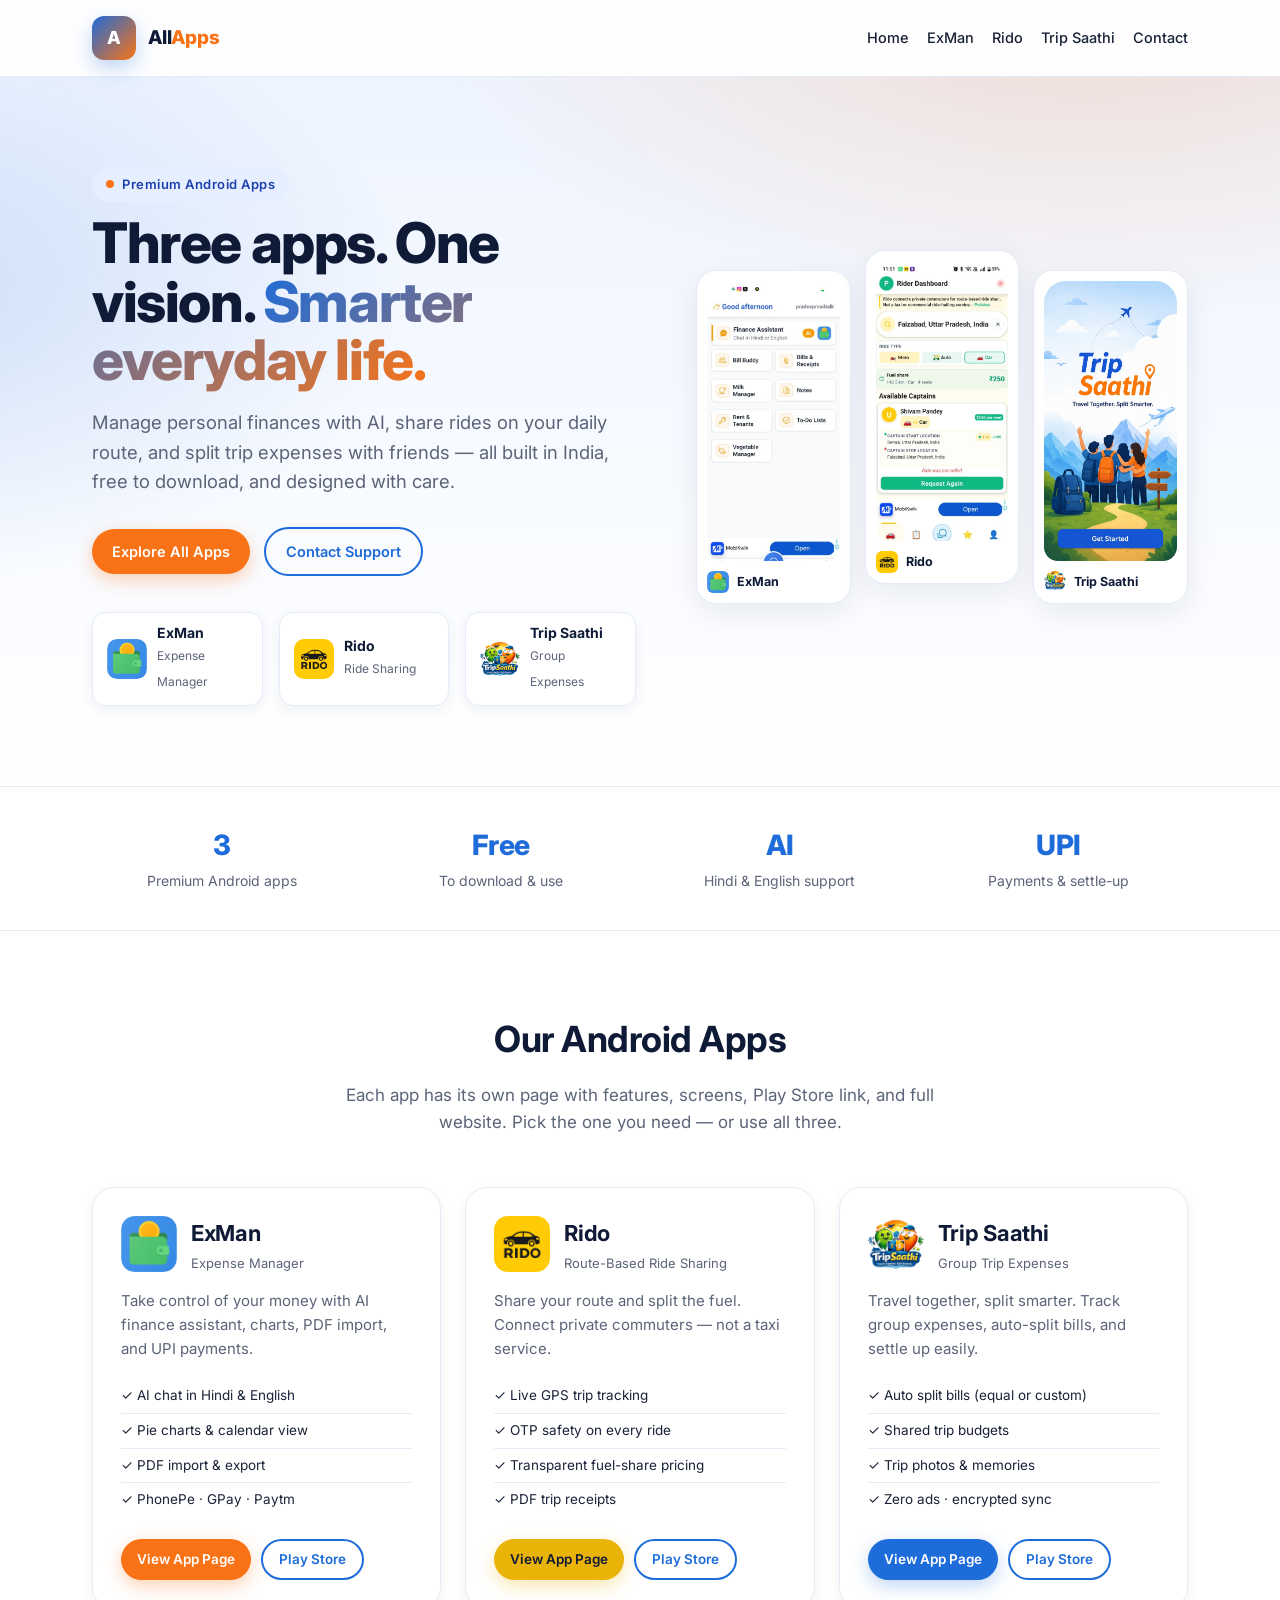
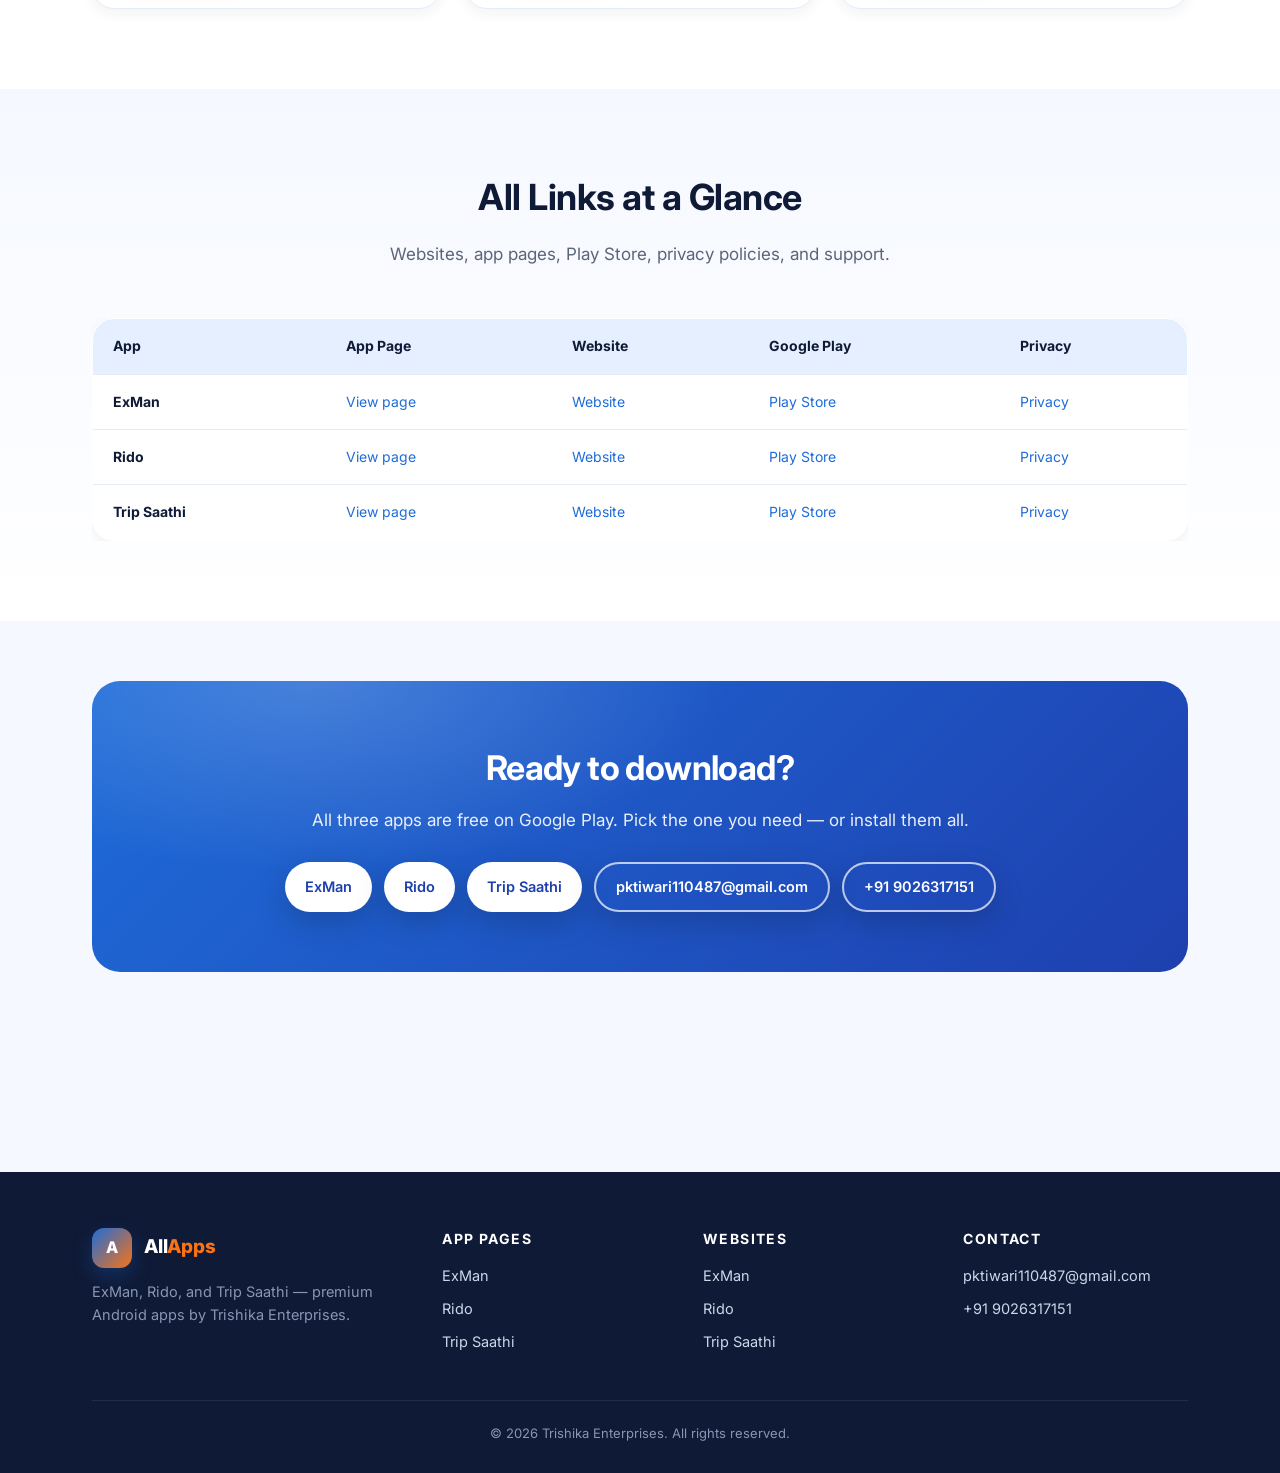
<file: index.html>
<!DOCTYPE html>
<html lang="en">
<head>
    <meta charset="UTF-8" />
    <meta name="viewport" content="width=device-width, initial-scale=1.0" />
    <title>All Apps · ExMan, Rido &amp; Trip Saathi — Android Apps by Trishika</title>
    <meta name="description" content="Discover ExMan (Expense Manager), Rido (Route-Based Ride Sharing), and Trip Saathi (Group Trip Expenses). Download on Google Play and explore each app." />
    <meta name="theme-color" content="#1e6cd9" />
    <link rel="icon" type="image/png" href="assets/exman/logo.png" />
    <link rel="preconnect" href="https://fonts.googleapis.com" />
    <link rel="preconnect" href="https://fonts.gstatic.com" crossorigin />
    <link href="https://fonts.googleapis.com/css2?family=Inter:wght@400;500;600;700;800&display=swap" rel="stylesheet" />
    <link rel="stylesheet" href="assets/styles.css" />
</head>
<body>
    <header class="nav">
        <div class="container nav-inner">
            <a href="index.html" class="brand">
                <span class="brand-mark">A</span>
                <span class="brand-name">All<span class="accent">Apps</span></span>
            </a>
            <nav class="nav-links" id="navLinks">
                <a href="index.html">Home</a>
                <a href="exman.html">ExMan</a>
                <a href="rido.html">Rido</a>
                <a href="tripsaathi.html">Trip Saathi</a>
                <a href="#contact">Contact</a>
            </nav>
            <button class="hamburger" aria-label="Toggle menu" onclick="document.getElementById('navLinks').classList.toggle('open')">
                <span></span><span></span><span></span>
            </button>
        </div>
    </header>

    <section class="hero" id="home">
        <div class="container hero-grid">
            <div>
                <span class="eyebrow"><span class="dot"></span> Premium Android Apps</span>
                <h1>Three apps. One vision. <span class="grad">Smarter everyday life.</span></h1>
                <p class="lead">
                    Manage personal finances with AI, share rides on your daily route, and split trip
                    expenses with friends — all built in India, free to download, and designed with care.
                </p>
                <div class="hero-cta">
                    <a href="#apps" class="btn accent">Explore All Apps</a>
                    <a href="#contact" class="btn ghost">Contact Support</a>
                </div>
                <div class="hero-apps">
                    <a href="exman.html" class="hero-app-chip">
                        <img src="assets/exman/logo.png" alt="ExMan" />
                        <div><strong>ExMan</strong><span>Expense Manager</span></div>
                    </a>
                    <a href="rido.html" class="hero-app-chip">
                        <img src="assets/rido/icon.png" alt="Rido" />
                        <div><strong>Rido</strong><span>Ride Sharing</span></div>
                    </a>
                    <a href="tripsaathi.html" class="hero-app-chip">
                        <img src="assets/tripsaathi/logo.png" alt="Trip Saathi" />
                        <div><strong>Trip Saathi</strong><span>Group Expenses</span></div>
                    </a>
                </div>
            </div>
            <div class="hero-visual">
                <div class="preview-card">
                    <img src="assets/exman/screen-home.png" alt="ExMan home screen" loading="lazy" />
                    <div class="preview-label"><img src="assets/exman/logo.png" alt="" /> ExMan</div>
                </div>
                <div class="preview-card">
                    <img src="assets/rido/rider-1.png" alt="Rido rider dashboard" loading="lazy" />
                    <div class="preview-label"><img src="assets/rido/icon.png" alt="" /> Rido</div>
                </div>
                <div class="preview-card">
                    <img src="assets/tripsaathi/splash-1.png" alt="Trip Saathi welcome" loading="lazy" />
                    <div class="preview-label"><img src="assets/tripsaathi/logo.png" alt="" /> Trip Saathi</div>
                </div>
            </div>
        </div>
    </section>

    <section class="stats">
        <div class="container stats-grid">
            <div class="stat"><strong>3</strong><span>Premium Android apps</span></div>
            <div class="stat"><strong>Free</strong><span>To download &amp; use</span></div>
            <div class="stat"><strong>AI</strong><span>Hindi &amp; English support</span></div>
            <div class="stat"><strong>UPI</strong><span>Payments &amp; settle-up</span></div>
        </div>
    </section>

    <section class="apps-overview" id="apps">
        <div class="container">
            <h2 class="section-title">Our Android Apps</h2>
            <p class="section-sub">Each app has its own page with features, screens, Play Store link, and full website. Pick the one you need — or use all three.</p>
            <div class="app-cards">
                <article class="app-card">
                    <div class="app-card-header">
                        <img src="assets/exman/logo.png" alt="ExMan logo" />
                        <div><h3>ExMan</h3><p>Expense Manager</p></div>
                    </div>
                    <p class="tagline">Take control of your money with AI finance assistant, charts, PDF import, and UPI payments.</p>
                    <ul class="highlights">
                        <li>✓ AI chat in Hindi &amp; English</li>
                        <li>✓ Pie charts &amp; calendar view</li>
                        <li>✓ PDF import &amp; export</li>
                        <li>✓ PhonePe · GPay · Paytm</li>
                    </ul>
                    <div class="app-card-actions">
                        <a href="exman.html" class="btn accent sm">View App Page</a>
                        <a href="https://play.google.com/store/apps/details?id=com.expensemanager_exman.app" class="btn ghost sm" target="_blank" rel="noopener noreferrer">Play Store</a>
                    </div>
                </article>

                <article class="app-card">
                    <div class="app-card-header">
                        <img src="assets/rido/icon.png" alt="Rido logo" />
                        <div><h3>Rido</h3><p>Route-Based Ride Sharing</p></div>
                    </div>
                    <p class="tagline">Share your route and split the fuel. Connect private commuters — not a taxi service.</p>
                    <ul class="highlights">
                        <li>✓ Live GPS trip tracking</li>
                        <li>✓ OTP safety on every ride</li>
                        <li>✓ Transparent fuel-share pricing</li>
                        <li>✓ PDF trip receipts</li>
                    </ul>
                    <div class="app-card-actions">
                        <a href="rido.html" class="btn yellow sm">View App Page</a>
                        <a href="https://play.google.com/store/apps/details?id=com.godrive.rideshare" class="btn ghost sm" target="_blank" rel="noopener noreferrer">Play Store</a>
                    </div>
                </article>

                <article class="app-card">
                    <div class="app-card-header">
                        <img src="assets/tripsaathi/logo.png" alt="Trip Saathi logo" />
                        <div><h3>Trip Saathi</h3><p>Group Trip Expenses</p></div>
                    </div>
                    <p class="tagline">Travel together, split smarter. Track group expenses, auto-split bills, and settle up easily.</p>
                    <ul class="highlights">
                        <li>✓ Auto split bills (equal or custom)</li>
                        <li>✓ Shared trip budgets</li>
                        <li>✓ Trip photos &amp; memories</li>
                        <li>✓ Zero ads · encrypted sync</li>
                    </ul>
                    <div class="app-card-actions">
                        <a href="tripsaathi.html" class="btn sm">View App Page</a>
                        <a href="https://play.google.com/store/apps/details?id=com.tripsaathi.app" class="btn ghost sm" target="_blank" rel="noopener noreferrer">Play Store</a>
                    </div>
                </article>
            </div>
        </div>
    </section>

    <section class="apps-overview alt" id="links">
        <div class="container">
            <h2 class="section-title">All Links at a Glance</h2>
            <p class="section-sub">Websites, app pages, Play Store, privacy policies, and support.</p>
            <div class="table-wrap">
                <table class="links-table">
                    <thead>
                        <tr>
                            <th>App</th>
                            <th>App Page</th>
                            <th>Website</th>
                            <th>Google Play</th>
                            <th>Privacy</th>
                        </tr>
                    </thead>
                    <tbody>
                        <tr>
                            <td><strong>ExMan</strong></td>
                            <td><a href="exman.html">View page</a></td>
                            <td><a href="https://exman.pktiwari110487.workers.dev/" target="_blank" rel="noopener noreferrer">Website</a></td>
                            <td><a href="https://play.google.com/store/apps/details?id=com.expensemanager_exman.app" target="_blank" rel="noopener noreferrer">Play Store</a></td>
                            <td><a href="https://exman.pktiwari110487.workers.dev/privacy.html" target="_blank" rel="noopener noreferrer">Privacy</a></td>
                        </tr>
                        <tr>
                            <td><strong>Rido</strong></td>
                            <td><a href="rido.html">View page</a></td>
                            <td><a href="https://ridesharing.pktiwari110487.workers.dev/" target="_blank" rel="noopener noreferrer">Website</a></td>
                            <td><a href="https://play.google.com/store/apps/details?id=com.godrive.rideshare" target="_blank" rel="noopener noreferrer">Play Store</a></td>
                            <td><a href="https://ridesharing.pktiwari110487.workers.dev/privacy.html" target="_blank" rel="noopener noreferrer">Privacy</a></td>
                        </tr>
                        <tr>
                            <td><strong>Trip Saathi</strong></td>
                            <td><a href="tripsaathi.html">View page</a></td>
                            <td><a href="https://tripsaathi.pktiwari110487.workers.dev/" target="_blank" rel="noopener noreferrer">Website</a></td>
                            <td><a href="https://play.google.com/store/apps/details?id=com.tripsaathi.app" target="_blank" rel="noopener noreferrer">Play Store</a></td>
                            <td><a href="https://tripsaathi.pktiwari110487.workers.dev/privacy-policy.html" target="_blank" rel="noopener noreferrer">Privacy</a></td>
                        </tr>
                    </tbody>
                </table>
            </div>
        </div>
    </section>

    <section id="contact" style="padding-top: 0;">
        <div class="cta">
            <h2>Ready to download?</h2>
            <p>All three apps are free on Google Play. Pick the one you need — or install them all.</p>
            <div class="cta-apps">
                <a class="btn" href="exman.html">ExMan</a>
                <a class="btn" href="rido.html">Rido</a>
                <a class="btn" href="tripsaathi.html">Trip Saathi</a>
                <a class="btn ghost" href="mailto:pktiwari110487@gmail.com">pktiwari110487@gmail.com</a>
                <a class="btn ghost" href="tel:+919026317151">+91 9026317151</a>
            </div>
        </div>
    </section>

    <footer class="footer">
        <div class="container">
            <div class="footer-grid">
                <div>
                    <div class="brand" style="margin-bottom: 12px;">
                        <span class="brand-mark" style="width: 40px; height: 40px; font-size: 16px;">A</span>
                        <span class="brand-name" style="color:#fff;">All<span style="color:var(--accent);">Apps</span></span>
                    </div>
                    <p style="margin: 0; font-size: 14.5px; color: #8896b3; max-width: 340px;">
                        ExMan, Rido, and Trip Saathi — premium Android apps by Trishika Enterprises.
                    </p>
                </div>
                <div>
                    <h4>App Pages</h4>
                    <ul>
                        <li><a href="exman.html">ExMan</a></li>
                        <li><a href="rido.html">Rido</a></li>
                        <li><a href="tripsaathi.html">Trip Saathi</a></li>
                    </ul>
                </div>
                <div>
                    <h4>Websites</h4>
                    <ul>
                        <li><a href="https://exman.pktiwari110487.workers.dev/" target="_blank" rel="noopener noreferrer">ExMan</a></li>
                        <li><a href="https://ridesharing.pktiwari110487.workers.dev/" target="_blank" rel="noopener noreferrer">Rido</a></li>
                        <li><a href="https://tripsaathi.pktiwari110487.workers.dev/" target="_blank" rel="noopener noreferrer">Trip Saathi</a></li>
                    </ul>
                </div>
                <div>
                    <h4>Contact</h4>
                    <ul>
                        <li><a href="mailto:pktiwari110487@gmail.com">pktiwari110487@gmail.com</a></li>
                        <li><a href="tel:+919026317151">+91 9026317151</a></li>
                    </ul>
                </div>
            </div>
            <div class="copyright">&copy; <span id="year">2026</span> Trishika Enterprises. All rights reserved.</div>
        </div>
    </footer>

    <script>
        document.getElementById("year").textContent = new Date().getFullYear();
    </script>
</body>
</html>
</file>
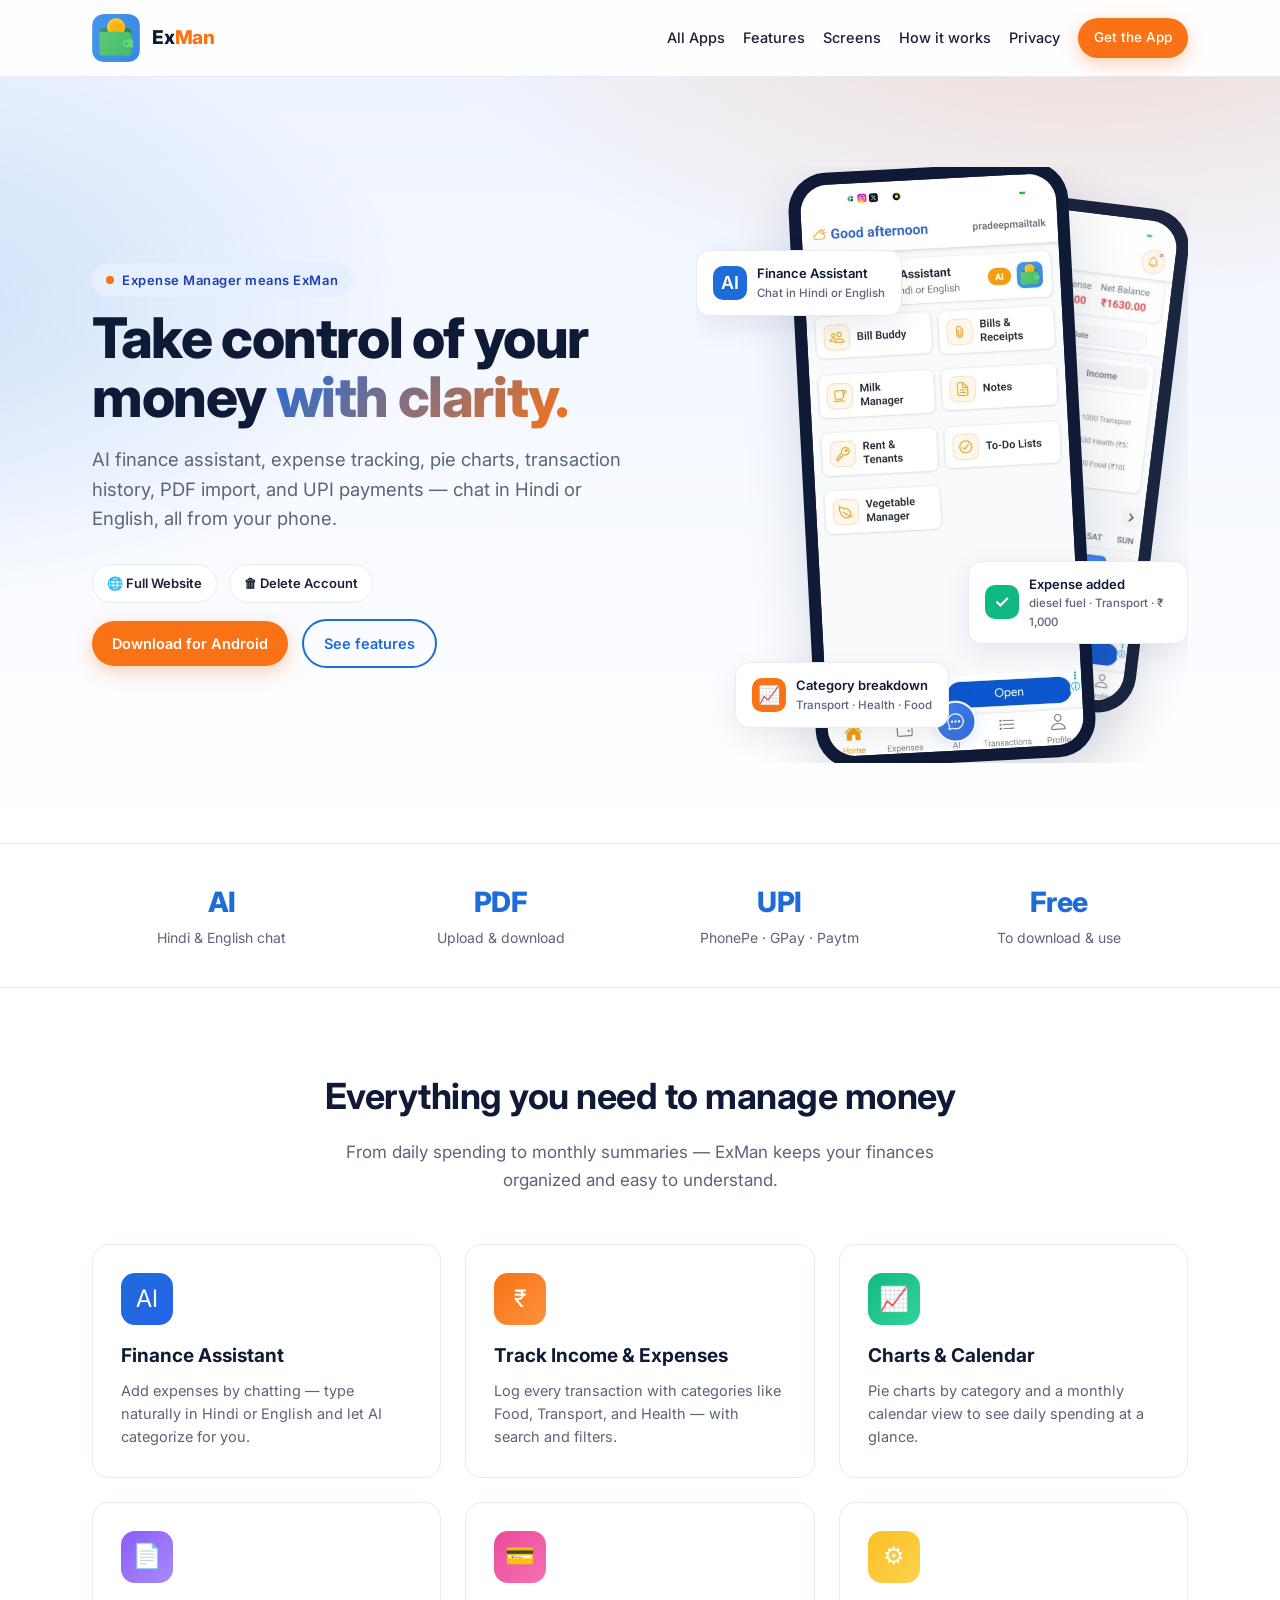
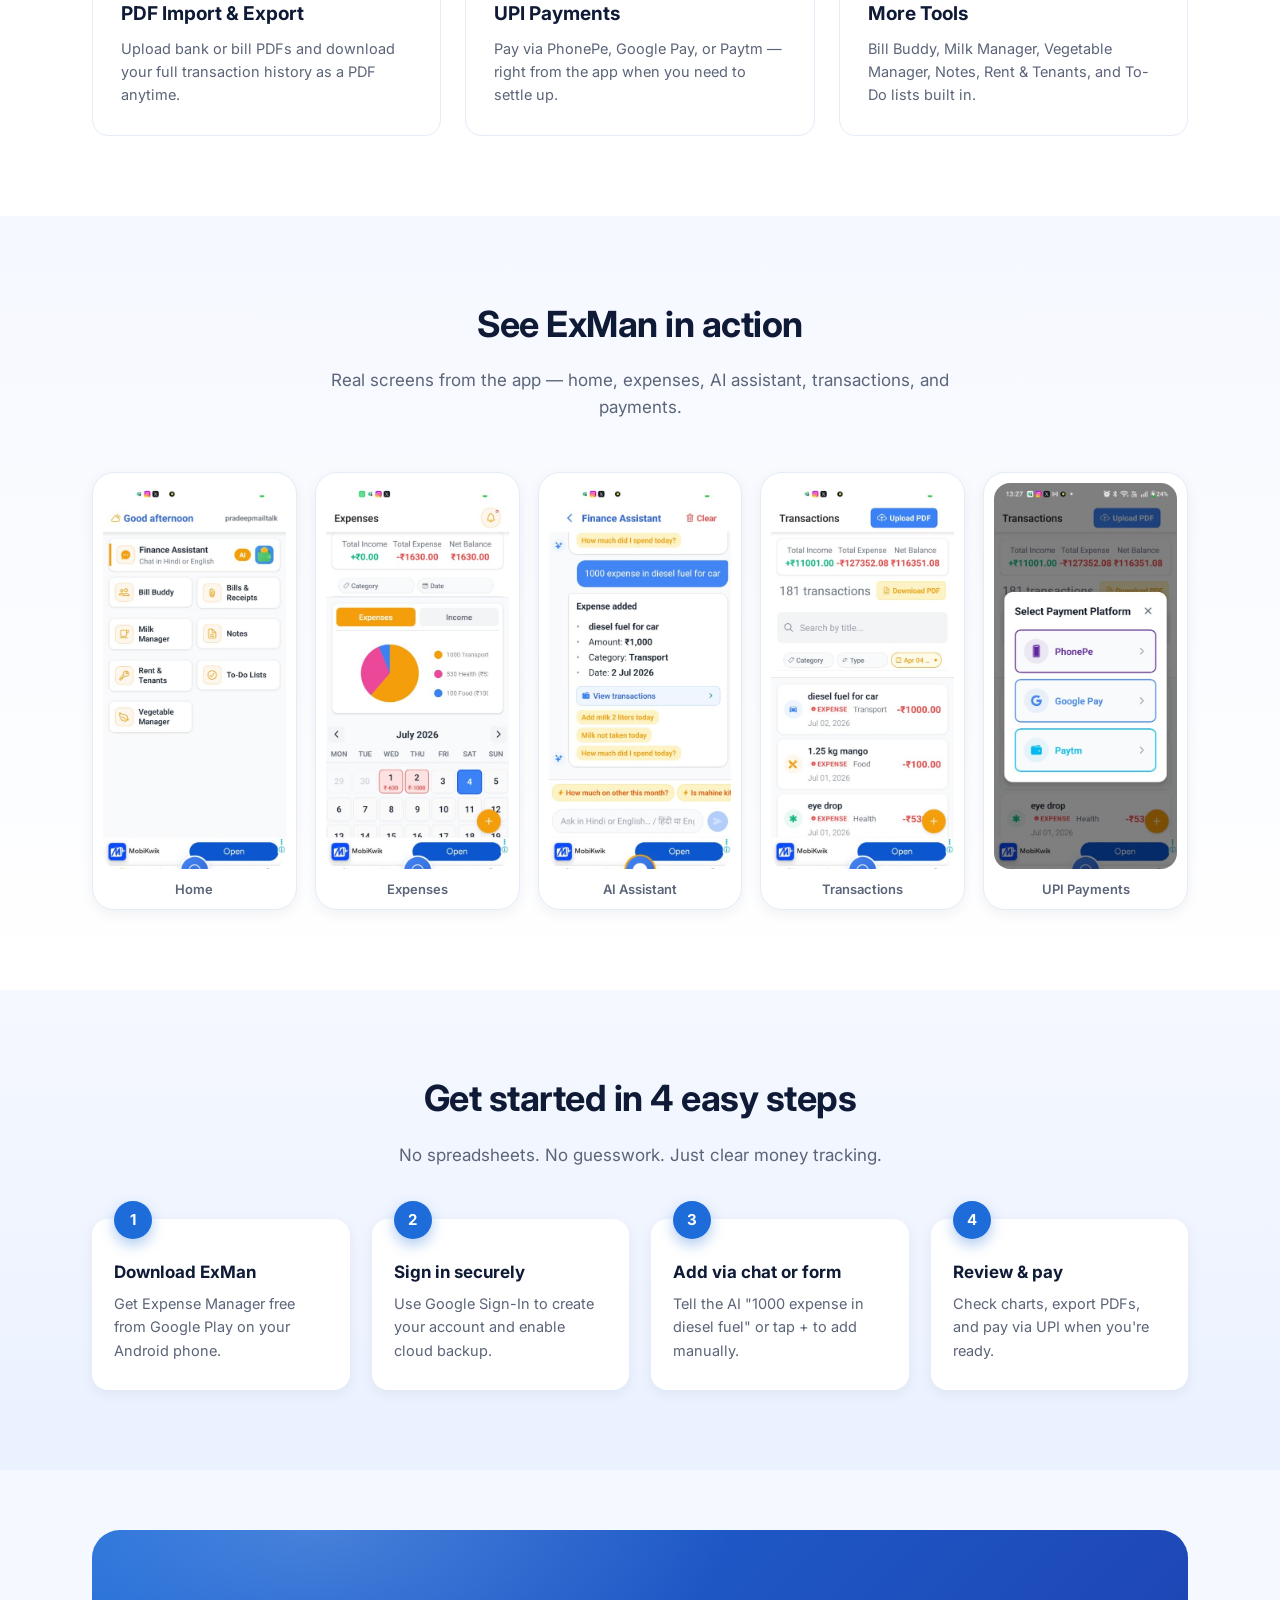
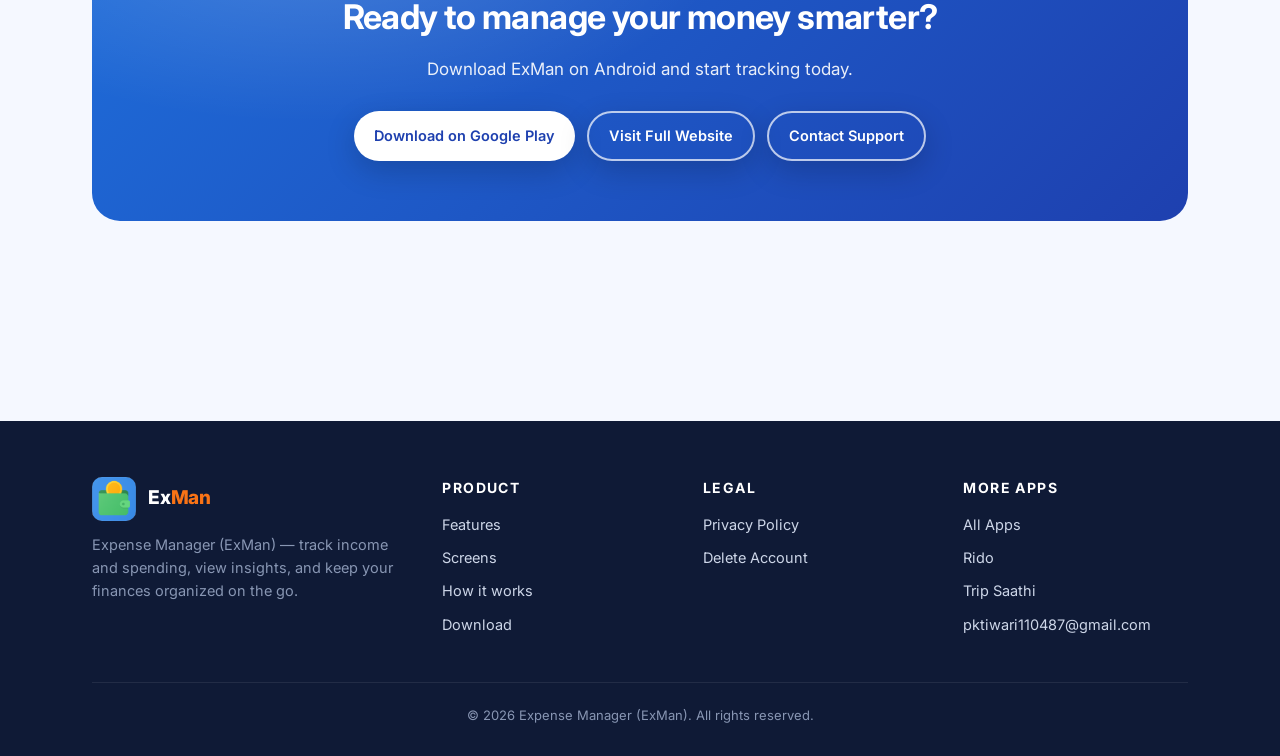
<file: exman.html>
<!DOCTYPE html>
<html lang="en">
<head>
    <meta charset="UTF-8" />
    <meta name="viewport" content="width=device-width, initial-scale=1.0" />
    <title>ExMan · Expense Manager — Track Income &amp; Spending</title>
    <meta name="description" content="ExMan (Expense Manager) — AI finance assistant, expense tracking, charts, transactions, PDF import, and UPI payments. Chat in Hindi or English." />
    <meta name="theme-color" content="#1e6cd9" />
    <link rel="icon" type="image/png" href="assets/exman/logo.png" />
    <link rel="preconnect" href="https://fonts.googleapis.com" />
    <link rel="preconnect" href="https://fonts.gstatic.com" crossorigin />
    <link href="https://fonts.googleapis.com/css2?family=Inter:wght@400;500;600;700;800&display=swap" rel="stylesheet" />
    <link rel="stylesheet" href="assets/styles.css" />
</head>
<body>
    <header class="nav">
        <div class="container nav-inner">
            <a href="index.html" class="brand">
                <img src="assets/exman/logo.png" alt="ExMan logo" />
                <span class="brand-name">Ex<span class="accent">Man</span></span>
            </a>
            <nav class="nav-links" id="navLinks">
                <a href="index.html">All Apps</a>
                <a href="#features">Features</a>
                <a href="#screens">Screens</a>
                <a href="#how">How it works</a>
                <a href="https://exman.pktiwari110487.workers.dev/privacy.html" target="_blank" rel="noopener noreferrer">Privacy</a>
                <a href="https://play.google.com/store/apps/details?id=com.expensemanager_exman.app" class="btn accent" target="_blank" rel="noopener noreferrer">Get the App</a>
            </nav>
            <button class="hamburger" aria-label="Toggle menu" onclick="document.getElementById('navLinks').classList.toggle('open')">
                <span></span><span></span><span></span>
            </button>
        </div>
    </header>

    <section class="hero">
        <div class="container hero-grid">
            <div>
                <span class="eyebrow"><span class="dot"></span> Expense Manager means ExMan</span>
                <h1>Take control of your money <span class="grad">with clarity.</span></h1>
                <p class="lead">
                    AI finance assistant, expense tracking, pie charts, transaction history,
                    PDF import, and UPI payments — chat in Hindi or English, all from your phone.
                </p>
                <div class="link-row">
                    <a href="https://exman.pktiwari110487.workers.dev/" class="link-pill" target="_blank" rel="noopener noreferrer">🌐 Full Website</a>
                    <a href="https://exman.pktiwari110487.workers.dev/delete-account.html" class="link-pill" target="_blank" rel="noopener noreferrer">🗑 Delete Account</a>
                </div>
                <div class="hero-cta">
                    <a href="https://play.google.com/store/apps/details?id=com.expensemanager_exman.app" class="btn accent" target="_blank" rel="noopener noreferrer">Download for Android</a>
                    <a href="#features" class="btn ghost">See features</a>
                </div>
            </div>
            <div class="phone-showcase">
                <div class="phone phone-back">
                    <div class="screen"><img src="assets/exman/screen-expenses.png" alt="ExMan expenses with pie chart" /></div>
                </div>
                <div class="phone">
                    <div class="screen"><img src="assets/exman/screen-home.png" alt="ExMan home screen" /></div>
                </div>
                <div class="float-card fc-1">
                    <div class="ico blue">AI</div>
                    <div>Finance Assistant<div class="amount">Chat in Hindi or English</div></div>
                </div>
                <div class="float-card fc-2">
                    <div class="ico green">✓</div>
                    <div>Expense added<div class="amount">diesel fuel · Transport · ₹ 1,000</div></div>
                </div>
                <div class="float-card fc-3">
                    <div class="ico orange">📈</div>
                    <div>Category breakdown<div class="amount">Transport · Health · Food</div></div>
                </div>
            </div>
        </div>
    </section>

    <section class="stats">
        <div class="container stats-grid">
            <div class="stat"><strong>AI</strong><span>Hindi &amp; English chat</span></div>
            <div class="stat"><strong>PDF</strong><span>Upload &amp; download</span></div>
            <div class="stat"><strong>UPI</strong><span>PhonePe · GPay · Paytm</span></div>
            <div class="stat"><strong>Free</strong><span>To download &amp; use</span></div>
        </div>
    </section>

    <section class="features" id="features">
        <div class="container">
            <h2 class="section-title">Everything you need to manage money</h2>
            <p class="section-sub">From daily spending to monthly summaries — ExMan keeps your finances organized and easy to understand.</p>
            <div class="feat-grid">
                <div class="feat-card">
                    <div class="feat-icon ico-1">AI</div>
                    <h3>Finance Assistant</h3>
                    <p>Add expenses by chatting — type naturally in Hindi or English and let AI categorize for you.</p>
                </div>
                <div class="feat-card">
                    <div class="feat-icon ico-2">₹</div>
                    <h3>Track Income &amp; Expenses</h3>
                    <p>Log every transaction with categories like Food, Transport, and Health — with search and filters.</p>
                </div>
                <div class="feat-card">
                    <div class="feat-icon ico-3">📈</div>
                    <h3>Charts &amp; Calendar</h3>
                    <p>Pie charts by category and a monthly calendar view to see daily spending at a glance.</p>
                </div>
                <div class="feat-card">
                    <div class="feat-icon ico-4">📄</div>
                    <h3>PDF Import &amp; Export</h3>
                    <p>Upload bank or bill PDFs and download your full transaction history as a PDF anytime.</p>
                </div>
                <div class="feat-card">
                    <div class="feat-icon ico-5">💳</div>
                    <h3>UPI Payments</h3>
                    <p>Pay via PhonePe, Google Pay, or Paytm — right from the app when you need to settle up.</p>
                </div>
                <div class="feat-card">
                    <div class="feat-icon ico-6">⚙</div>
                    <h3>More Tools</h3>
                    <p>Bill Buddy, Milk Manager, Vegetable Manager, Notes, Rent &amp; Tenants, and To-Do lists built in.</p>
                </div>
            </div>
        </div>
    </section>

    <section class="screenshots" id="screens">
        <div class="container">
            <h2 class="section-title">See ExMan in action</h2>
            <p class="section-sub">Real screens from the app — home, expenses, AI assistant, transactions, and payments.</p>
            <div class="shot-grid">
                <div class="shot-card"><img src="assets/exman/screen-home.png" alt="ExMan home" loading="lazy" /><span>Home</span></div>
                <div class="shot-card"><img src="assets/exman/screen-expenses.png" alt="ExMan expenses" loading="lazy" /><span>Expenses</span></div>
                <div class="shot-card"><img src="assets/exman/screen-ai.png" alt="ExMan AI assistant" loading="lazy" /><span>AI Assistant</span></div>
                <div class="shot-card"><img src="assets/exman/screen-transactions.png" alt="ExMan transactions" loading="lazy" /><span>Transactions</span></div>
                <div class="shot-card"><img src="assets/exman/screen-payments.png" alt="ExMan UPI payments" loading="lazy" /><span>UPI Payments</span></div>
            </div>
        </div>
    </section>

    <section class="how" id="how">
        <div class="container">
            <h2 class="section-title">Get started in 4 easy steps</h2>
            <p class="section-sub">No spreadsheets. No guesswork. Just clear money tracking.</p>
            <div class="steps">
                <div class="step"><h3>Download ExMan</h3><p>Get Expense Manager free from Google Play on your Android phone.</p></div>
                <div class="step"><h3>Sign in securely</h3><p>Use Google Sign-In to create your account and enable cloud backup.</p></div>
                <div class="step"><h3>Add via chat or form</h3><p>Tell the AI "1000 expense in diesel fuel" or tap + to add manually.</p></div>
                <div class="step"><h3>Review &amp; pay</h3><p>Check charts, export PDFs, and pay via UPI when you're ready.</p></div>
            </div>
        </div>
    </section>

    <section style="padding-top: 0;">
        <div class="cta">
            <h2>Ready to manage your money smarter?</h2>
            <p>Download ExMan on Android and start tracking today.</p>
            <div class="cta-apps">
                <a class="btn" href="https://play.google.com/store/apps/details?id=com.expensemanager_exman.app" target="_blank" rel="noopener noreferrer">Download on Google Play</a>
                <a class="btn ghost" href="https://exman.pktiwari110487.workers.dev/" target="_blank" rel="noopener noreferrer">Visit Full Website</a>
                <a class="btn ghost" href="mailto:pktiwari110487@gmail.com">Contact Support</a>
            </div>
        </div>
    </section>

    <footer class="footer">
        <div class="container">
            <div class="footer-grid">
                <div>
                    <div class="brand" style="margin-bottom: 12px;">
                        <img src="assets/exman/logo.png" alt="ExMan" />
                        <span class="brand-name" style="color:#fff;">Ex<span style="color:var(--accent);">Man</span></span>
                    </div>
                    <p style="margin: 0; font-size: 14.5px; color: #8896b3; max-width: 320px;">
                        Expense Manager (ExMan) — track income and spending, view insights, and keep your finances organized on the go.
                    </p>
                </div>
                <div>
                    <h4>Product</h4>
                    <ul>
                        <li><a href="#features">Features</a></li>
                        <li><a href="#screens">Screens</a></li>
                        <li><a href="#how">How it works</a></li>
                        <li><a href="https://play.google.com/store/apps/details?id=com.expensemanager_exman.app" target="_blank" rel="noopener noreferrer">Download</a></li>
                    </ul>
                </div>
                <div>
                    <h4>Legal</h4>
                    <ul>
                        <li><a href="https://exman.pktiwari110487.workers.dev/privacy.html" target="_blank" rel="noopener noreferrer">Privacy Policy</a></li>
                        <li><a href="https://exman.pktiwari110487.workers.dev/delete-account.html" target="_blank" rel="noopener noreferrer">Delete Account</a></li>
                    </ul>
                </div>
                <div>
                    <h4>More Apps</h4>
                    <ul>
                        <li><a href="index.html">All Apps</a></li>
                        <li><a href="rido.html">Rido</a></li>
                        <li><a href="tripsaathi.html">Trip Saathi</a></li>
                        <li><a href="mailto:pktiwari110487@gmail.com">pktiwari110487@gmail.com</a></li>
                    </ul>
                </div>
            </div>
            <div class="copyright">&copy; <span id="year">2026</span> Expense Manager (ExMan). All rights reserved.</div>
        </div>
    </footer>

    <script>document.getElementById("year").textContent = new Date().getFullYear();</script>
</body>
</html>
</file>
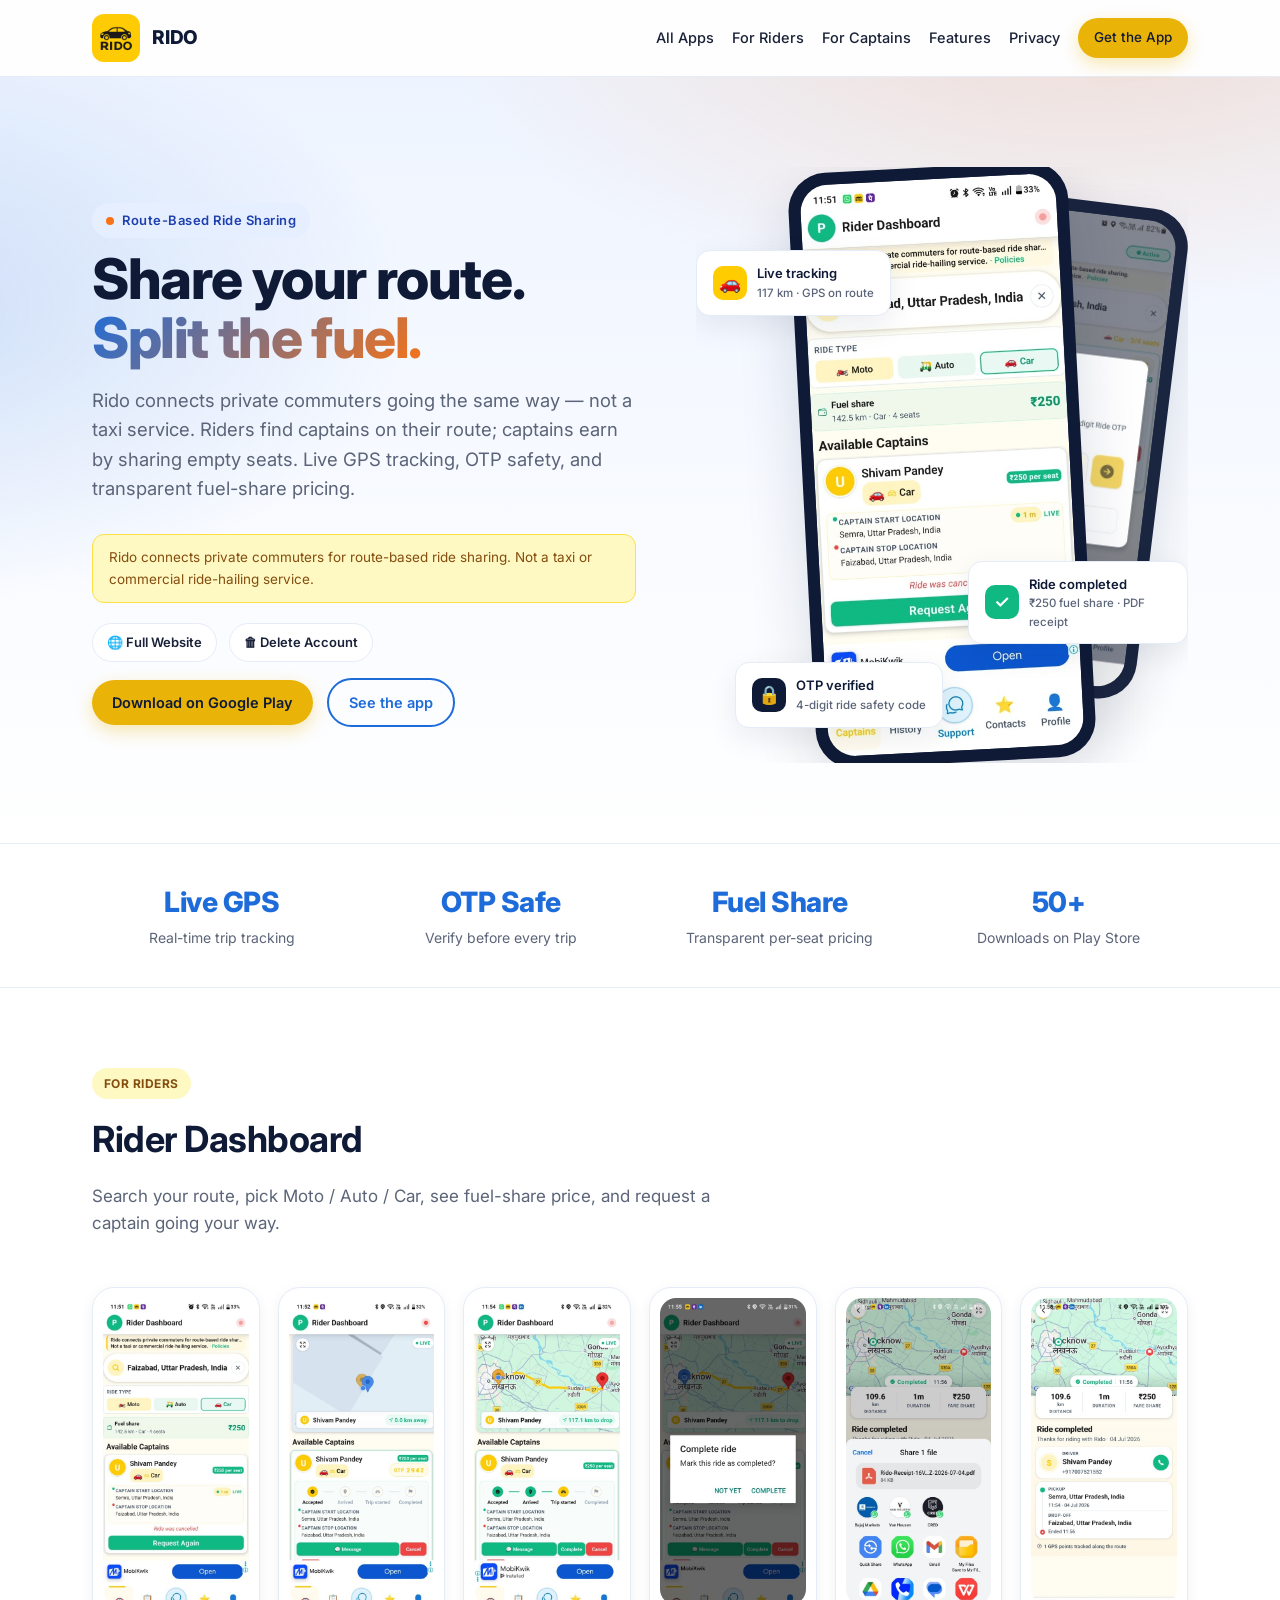
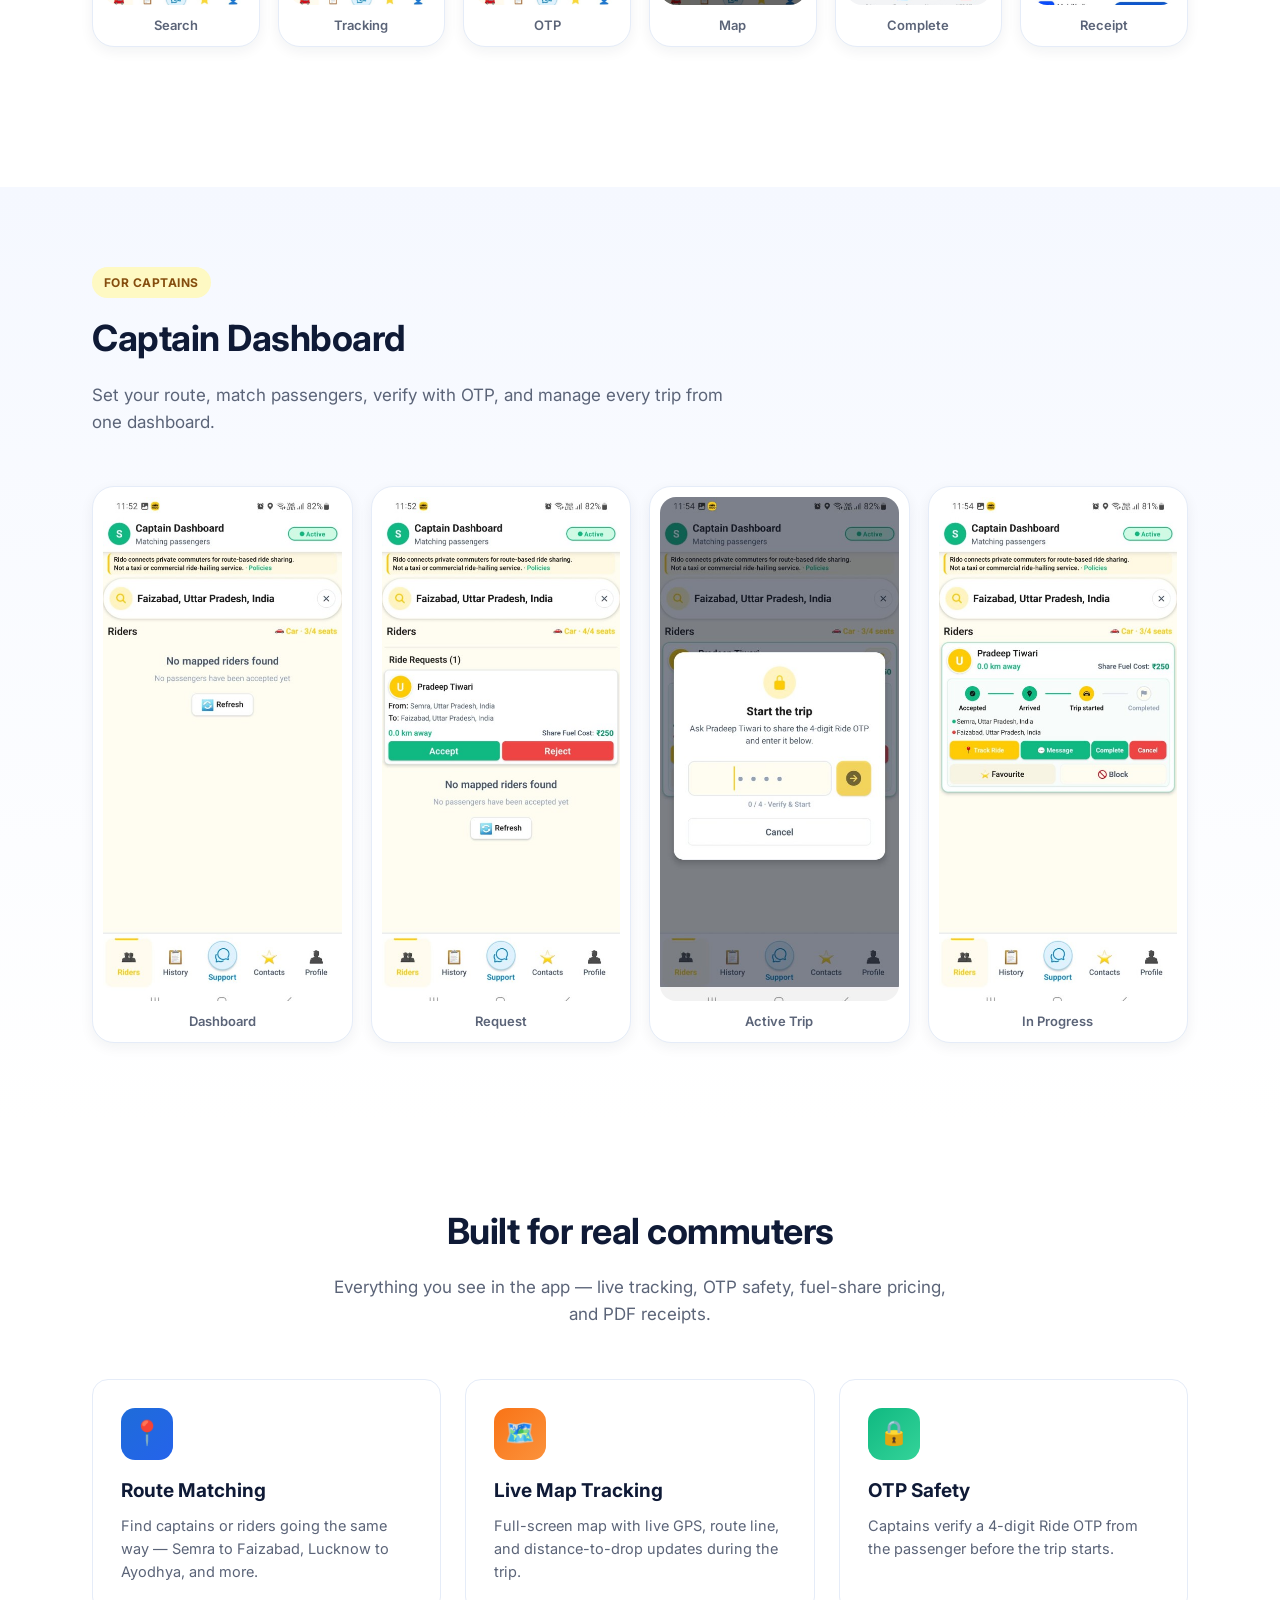
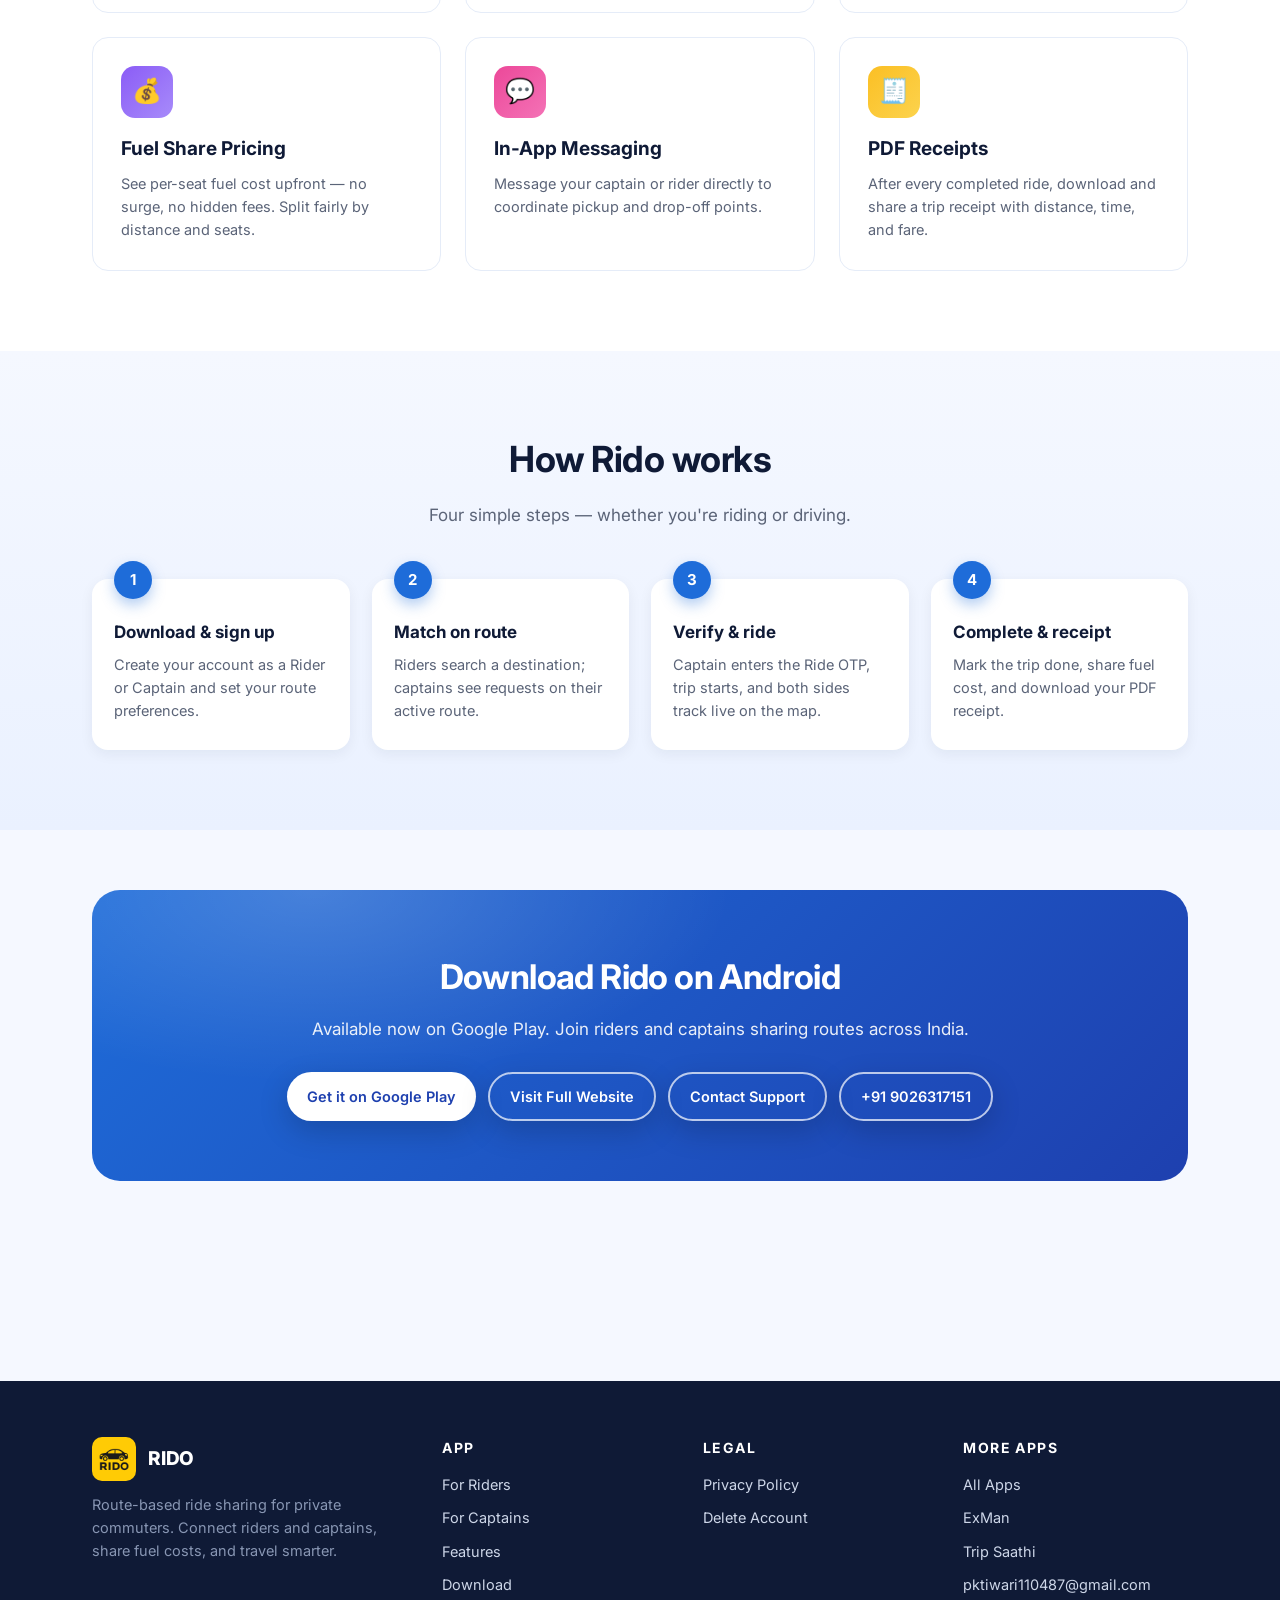
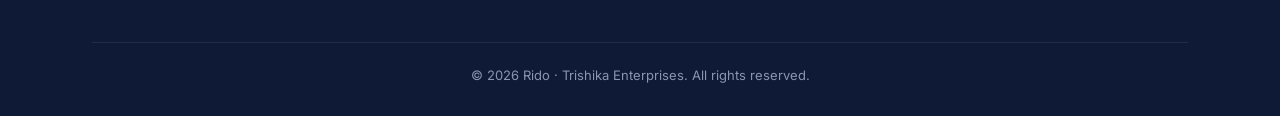
<file: rido.html>
<!DOCTYPE html>
<html lang="en">
<head>
    <meta charset="UTF-8" />
    <meta name="viewport" content="width=device-width, initial-scale=1.0" />
    <title>Rido · Route-Based Ride Sharing</title>
    <meta name="description" content="Rido connects private commuters for route-based ride sharing. Live GPS tracking, OTP safety, fuel-share pricing, and PDF receipts." />
    <meta name="theme-color" content="#ffcc00" />
    <link rel="icon" type="image/png" href="assets/rido/icon.png" />
    <link rel="preconnect" href="https://fonts.googleapis.com" />
    <link rel="preconnect" href="https://fonts.gstatic.com" crossorigin />
    <link href="https://fonts.googleapis.com/css2?family=Inter:wght@400;500;600;700;800;900&display=swap" rel="stylesheet" />
    <link rel="stylesheet" href="assets/styles.css" />
</head>
<body>
    <header class="nav">
        <div class="container nav-inner">
            <a href="index.html" class="brand">
                <img src="assets/rido/icon.png" alt="Rido logo" />
                <span class="brand-name">RIDO</span>
            </a>
            <nav class="nav-links" id="navLinks">
                <a href="index.html">All Apps</a>
                <a href="#riders">For Riders</a>
                <a href="#captains">For Captains</a>
                <a href="#features">Features</a>
                <a href="https://ridesharing.pktiwari110487.workers.dev/privacy.html" target="_blank" rel="noopener noreferrer">Privacy</a>
                <a href="https://play.google.com/store/apps/details?id=com.godrive.rideshare" class="btn yellow" target="_blank" rel="noopener noreferrer">Get the App</a>
            </nav>
            <button class="hamburger" aria-label="Toggle menu" onclick="document.getElementById('navLinks').classList.toggle('open')">
                <span></span><span></span><span></span>
            </button>
        </div>
    </header>

    <section class="hero">
        <div class="container hero-grid">
            <div>
                <span class="eyebrow"><span class="dot"></span> Route-Based Ride Sharing</span>
                <h1>Share your route. <span class="grad">Split the fuel.</span></h1>
                <p class="lead">
                    Rido connects private commuters going the same way — not a taxi service.
                    Riders find captains on their route; captains earn by sharing empty seats.
                    Live GPS tracking, OTP safety, and transparent fuel-share pricing.
                </p>
                <div class="disclaimer-banner">
                    Rido connects private commuters for route-based ride sharing.
                    Not a taxi or commercial ride-hailing service.
                </div>
                <div class="link-row">
                    <a href="https://ridesharing.pktiwari110487.workers.dev/" class="link-pill" target="_blank" rel="noopener noreferrer">🌐 Full Website</a>
                    <a href="https://ridesharing.pktiwari110487.workers.dev/delete-account.html" class="link-pill" target="_blank" rel="noopener noreferrer">🗑 Delete Account</a>
                </div>
                <div class="hero-cta">
                    <a href="https://play.google.com/store/apps/details?id=com.godrive.rideshare" class="btn yellow" target="_blank" rel="noopener noreferrer">Download on Google Play</a>
                    <a href="#riders" class="btn ghost">See the app</a>
                </div>
            </div>
            <div class="phone-showcase">
                <div class="phone phone-back">
                    <div class="screen"><img src="assets/rido/captain-3.png" alt="Rido Captain Dashboard" /></div>
                </div>
                <div class="phone">
                    <div class="screen"><img src="assets/rido/rider-1.png" alt="Rido Rider Dashboard" /></div>
                </div>
                <div class="float-card fc-1">
                    <div class="ico yellow">🚗</div>
                    <div>Live tracking<div class="amount">117 km · GPS on route</div></div>
                </div>
                <div class="float-card fc-2">
                    <div class="ico green">✓</div>
                    <div>Ride completed<div class="amount">₹250 fuel share · PDF receipt</div></div>
                </div>
                <div class="float-card fc-3">
                    <div class="ico dark">🔒</div>
                    <div>OTP verified<div class="amount">4-digit ride safety code</div></div>
                </div>
            </div>
        </div>
    </section>

    <section class="stats">
        <div class="container stats-grid">
            <div class="stat"><strong>Live GPS</strong><span>Real-time trip tracking</span></div>
            <div class="stat"><strong>OTP Safe</strong><span>Verify before every trip</span></div>
            <div class="stat"><strong>Fuel Share</strong><span>Transparent per-seat pricing</span></div>
            <div class="stat"><strong>50+</strong><span>Downloads on Play Store</span></div>
        </div>
    </section>

    <section class="features" id="riders">
        <div class="container">
            <span class="app-badge yellow">For Riders</span>
            <h2 class="section-title left-align">Rider Dashboard</h2>
            <p class="section-sub left-align">Search your route, pick Moto / Auto / Car, see fuel-share price, and request a captain going your way.</p>
            <div class="shot-grid cols-6" style="margin-bottom: 60px;">
                <div class="shot-card"><img src="assets/rido/rider-1.png" alt="Rider search" loading="lazy" /><span>Search</span></div>
                <div class="shot-card"><img src="assets/rido/rider-2.png" alt="Live tracking" loading="lazy" /><span>Tracking</span></div>
                <div class="shot-card"><img src="assets/rido/rider-3.png" alt="Ride OTP" loading="lazy" /><span>OTP</span></div>
                <div class="shot-card"><img src="assets/rido/rider-4.png" alt="Map view" loading="lazy" /><span>Map</span></div>
                <div class="shot-card"><img src="assets/rido/rider-5.png" alt="Trip complete" loading="lazy" /><span>Complete</span></div>
                <div class="shot-card"><img src="assets/rido/rider-6.png" alt="PDF receipt" loading="lazy" /><span>Receipt</span></div>
            </div>
        </div>
    </section>

    <section class="screenshots" id="captains">
        <div class="container">
            <span class="app-badge yellow">For Captains</span>
            <h2 class="section-title left-align">Captain Dashboard</h2>
            <p class="section-sub left-align">Set your route, match passengers, verify with OTP, and manage every trip from one dashboard.</p>
            <div class="shot-grid cols-4">
                <div class="shot-card"><img src="assets/rido/captain-1.png" alt="Captain dashboard" loading="lazy" /><span>Dashboard</span></div>
                <div class="shot-card"><img src="assets/rido/captain-2.png" alt="Ride request" loading="lazy" /><span>Request</span></div>
                <div class="shot-card"><img src="assets/rido/captain-3.png" alt="Active trip OTP" loading="lazy" /><span>Active Trip</span></div>
                <div class="shot-card"><img src="assets/rido/captain-4.png" alt="Trip progress" loading="lazy" /><span>In Progress</span></div>
            </div>
        </div>
    </section>

    <section class="features" id="features">
        <div class="container">
            <h2 class="section-title">Built for real commuters</h2>
            <p class="section-sub">Everything you see in the app — live tracking, OTP safety, fuel-share pricing, and PDF receipts.</p>
            <div class="feat-grid">
                <div class="feat-card">
                    <div class="feat-icon ico-1">📍</div>
                    <h3>Route Matching</h3>
                    <p>Find captains or riders going the same way — Semra to Faizabad, Lucknow to Ayodhya, and more.</p>
                </div>
                <div class="feat-card">
                    <div class="feat-icon ico-2">🗺️</div>
                    <h3>Live Map Tracking</h3>
                    <p>Full-screen map with live GPS, route line, and distance-to-drop updates during the trip.</p>
                </div>
                <div class="feat-card">
                    <div class="feat-icon ico-3">🔒</div>
                    <h3>OTP Safety</h3>
                    <p>Captains verify a 4-digit Ride OTP from the passenger before the trip starts.</p>
                </div>
                <div class="feat-card">
                    <div class="feat-icon ico-4">💰</div>
                    <h3>Fuel Share Pricing</h3>
                    <p>See per-seat fuel cost upfront — no surge, no hidden fees. Split fairly by distance and seats.</p>
                </div>
                <div class="feat-card">
                    <div class="feat-icon ico-5">💬</div>
                    <h3>In-App Messaging</h3>
                    <p>Message your captain or rider directly to coordinate pickup and drop-off points.</p>
                </div>
                <div class="feat-card">
                    <div class="feat-icon ico-6">🧾</div>
                    <h3>PDF Receipts</h3>
                    <p>After every completed ride, download and share a trip receipt with distance, time, and fare.</p>
                </div>
            </div>
        </div>
    </section>

    <section class="how">
        <div class="container">
            <h2 class="section-title">How Rido works</h2>
            <p class="section-sub">Four simple steps — whether you're riding or driving.</p>
            <div class="steps">
                <div class="step"><h3>Download &amp; sign up</h3><p>Create your account as a Rider or Captain and set your route preferences.</p></div>
                <div class="step"><h3>Match on route</h3><p>Riders search a destination; captains see requests on their active route.</p></div>
                <div class="step"><h3>Verify &amp; ride</h3><p>Captain enters the Ride OTP, trip starts, and both sides track live on the map.</p></div>
                <div class="step"><h3>Complete &amp; receipt</h3><p>Mark the trip done, share fuel cost, and download your PDF receipt.</p></div>
            </div>
        </div>
    </section>

    <section style="padding-top: 0;">
        <div class="cta">
            <h2>Download Rido on Android</h2>
            <p>Available now on Google Play. Join riders and captains sharing routes across India.</p>
            <div class="cta-apps">
                <a class="btn" href="https://play.google.com/store/apps/details?id=com.godrive.rideshare" target="_blank" rel="noopener noreferrer">Get it on Google Play</a>
                <a class="btn ghost" href="https://ridesharing.pktiwari110487.workers.dev/" target="_blank" rel="noopener noreferrer">Visit Full Website</a>
                <a class="btn ghost" href="mailto:pktiwari110487@gmail.com">Contact Support</a>
                <a class="btn ghost" href="tel:+919026317151">+91 9026317151</a>
            </div>
        </div>
    </section>

    <footer class="footer">
        <div class="container">
            <div class="footer-grid">
                <div>
                    <div class="brand" style="margin-bottom: 12px;">
                        <img src="assets/rido/icon.png" alt="Rido" />
                        <span class="brand-name" style="color:#fff;">RIDO</span>
                    </div>
                    <p style="margin: 0; font-size: 14.5px; color: #8896b3; max-width: 320px;">
                        Route-based ride sharing for private commuters. Connect riders and captains, share fuel costs, and travel smarter.
                    </p>
                </div>
                <div>
                    <h4>App</h4>
                    <ul>
                        <li><a href="#riders">For Riders</a></li>
                        <li><a href="#captains">For Captains</a></li>
                        <li><a href="#features">Features</a></li>
                        <li><a href="https://play.google.com/store/apps/details?id=com.godrive.rideshare" target="_blank" rel="noopener noreferrer">Download</a></li>
                    </ul>
                </div>
                <div>
                    <h4>Legal</h4>
                    <ul>
                        <li><a href="https://ridesharing.pktiwari110487.workers.dev/privacy.html" target="_blank" rel="noopener noreferrer">Privacy Policy</a></li>
                        <li><a href="https://ridesharing.pktiwari110487.workers.dev/delete-account.html" target="_blank" rel="noopener noreferrer">Delete Account</a></li>
                    </ul>
                </div>
                <div>
                    <h4>More Apps</h4>
                    <ul>
                        <li><a href="index.html">All Apps</a></li>
                        <li><a href="exman.html">ExMan</a></li>
                        <li><a href="tripsaathi.html">Trip Saathi</a></li>
                        <li><a href="mailto:pktiwari110487@gmail.com">pktiwari110487@gmail.com</a></li>
                    </ul>
                </div>
            </div>
            <div class="copyright">&copy; <span id="year">2026</span> Rido · Trishika Enterprises. All rights reserved.</div>
        </div>
    </footer>

    <script>document.getElementById("year").textContent = new Date().getFullYear();</script>
</body>
</html>
</file>
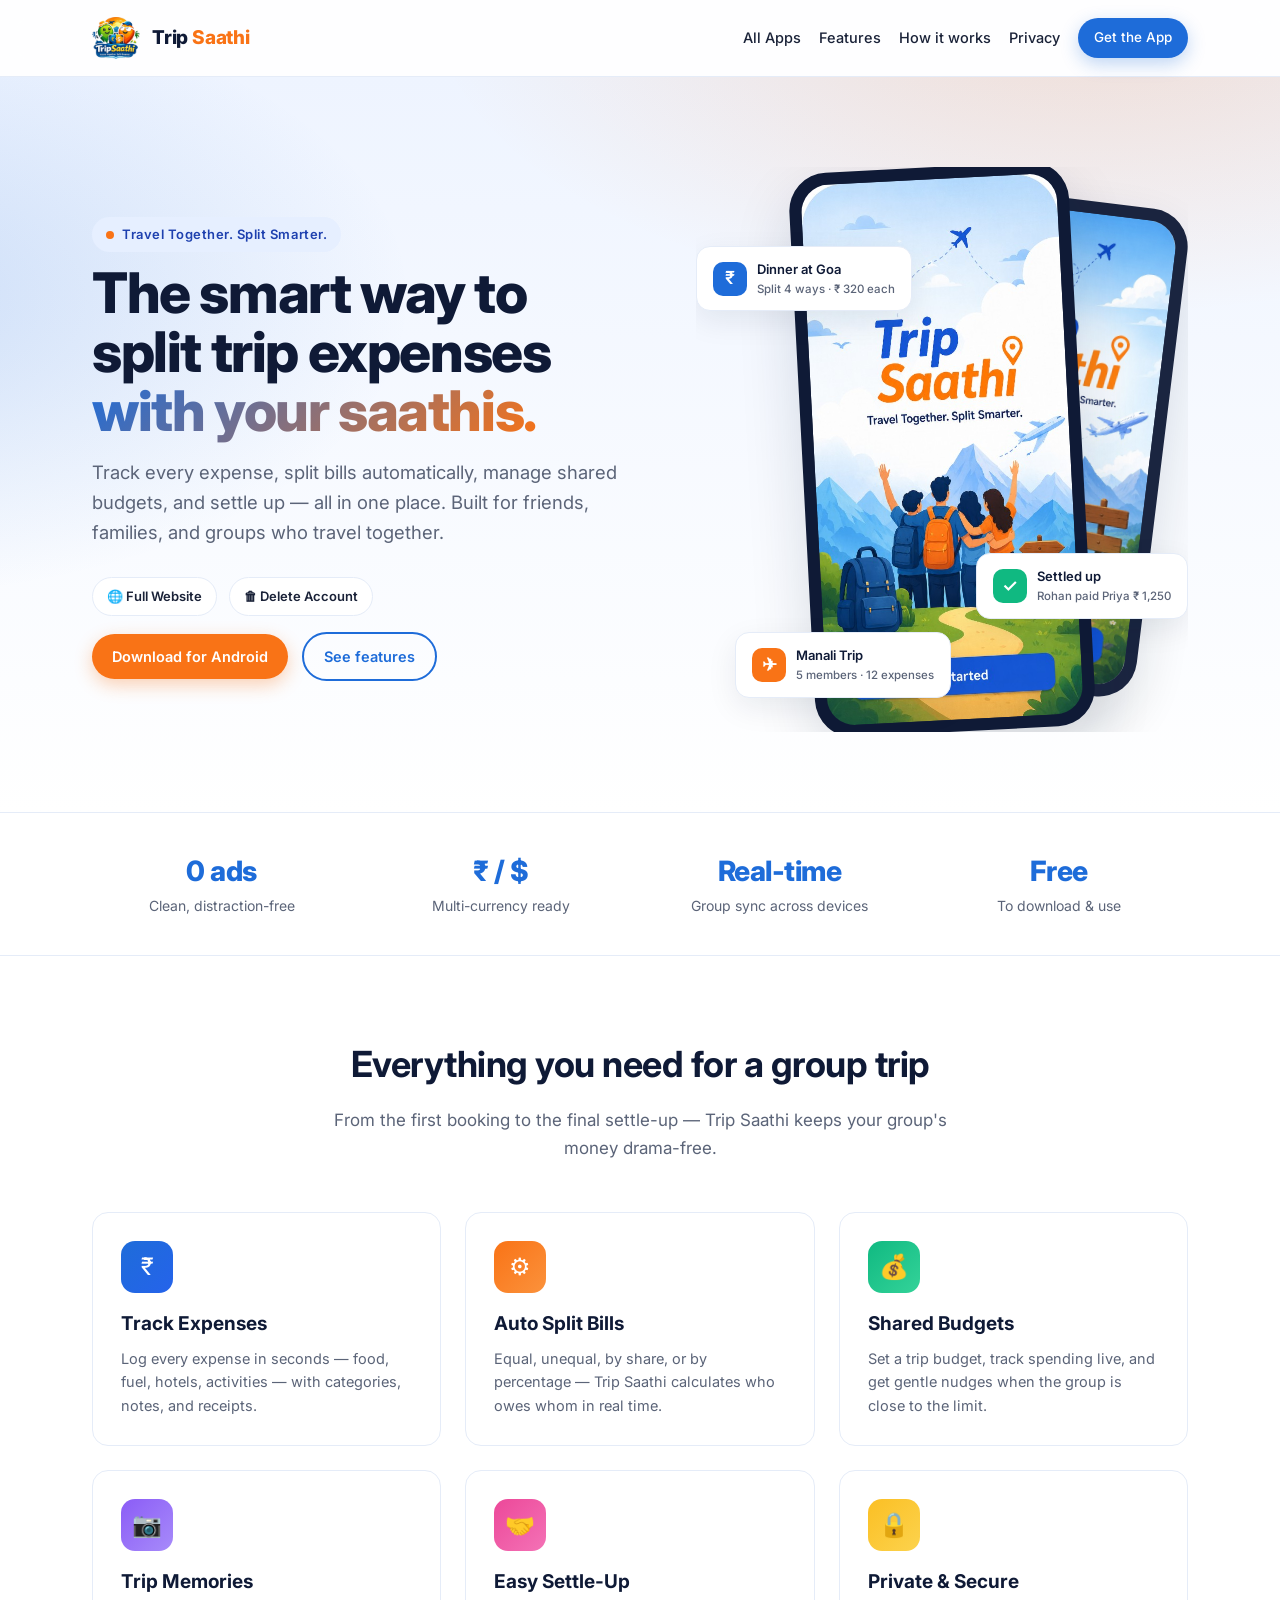
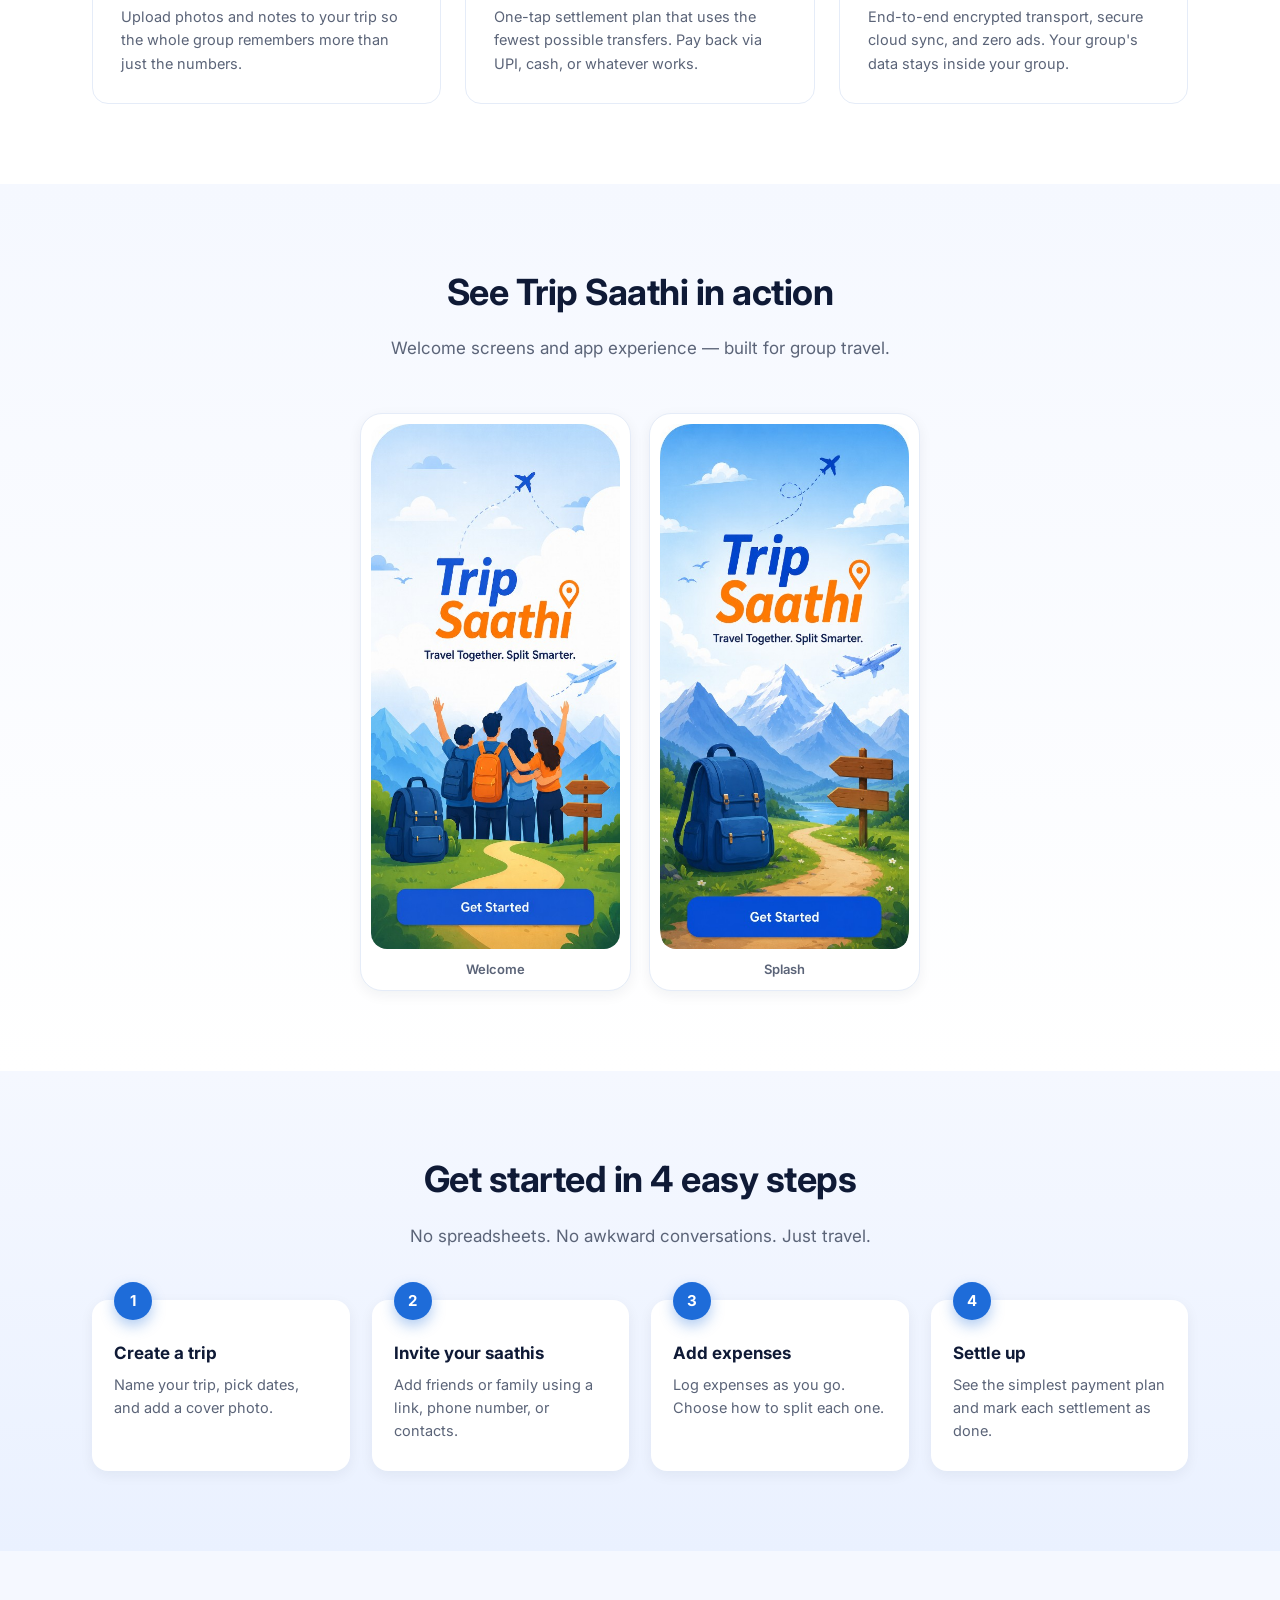
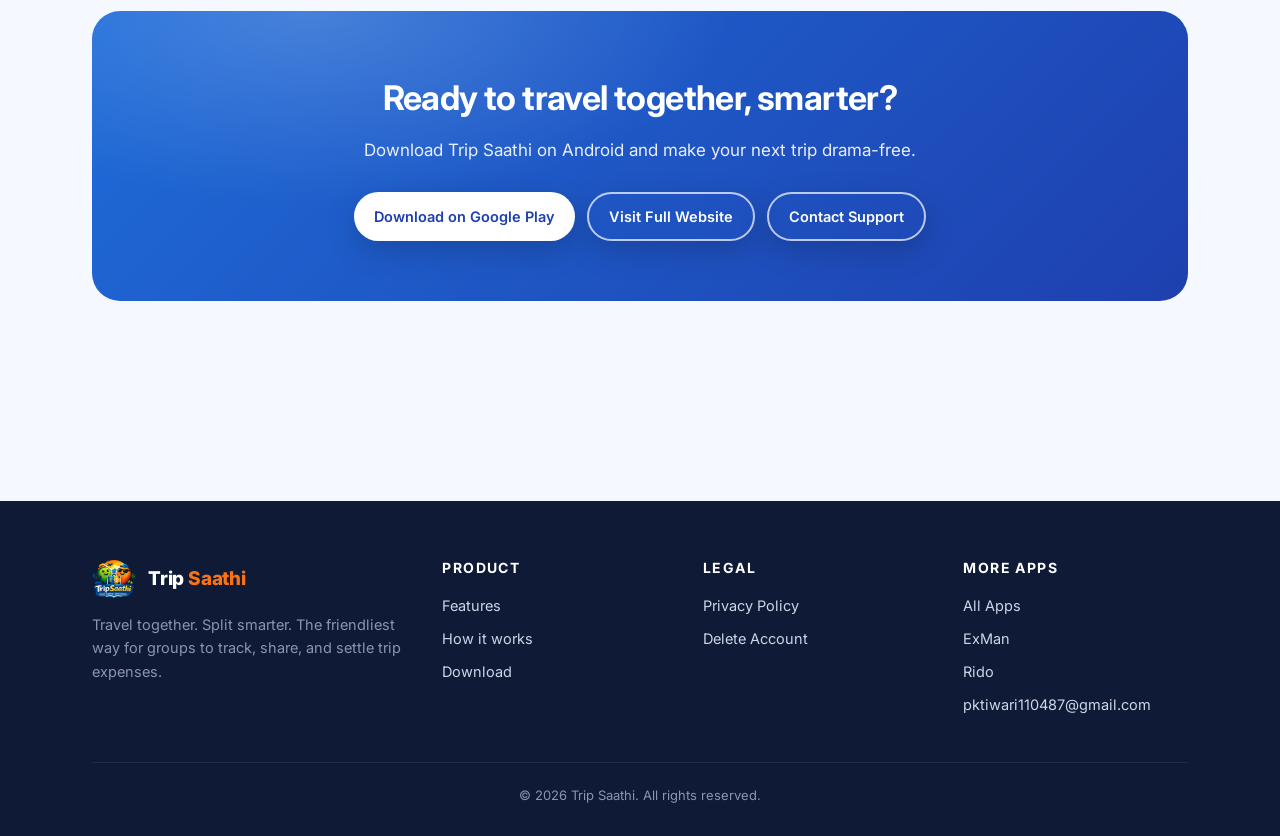
<file: tripsaathi.html>
<!DOCTYPE html>
<html lang="en">
<head>
    <meta charset="UTF-8" />
    <meta name="viewport" content="width=device-width, initial-scale=1.0" />
    <title>Trip Saathi · Travel Together. Split Smarter.</title>
    <meta name="description" content="Trip Saathi is a smart travel expense management app for friends, families, and groups. Track trip expenses, split bills automatically, and settle up easily." />
    <meta name="theme-color" content="#1e6cd9" />
    <link rel="icon" type="image/png" href="assets/tripsaathi/logo.png" />
    <link rel="preconnect" href="https://fonts.googleapis.com" />
    <link rel="preconnect" href="https://fonts.gstatic.com" crossorigin />
    <link href="https://fonts.googleapis.com/css2?family=Inter:wght@400;500;600;700;800&display=swap" rel="stylesheet" />
    <link rel="stylesheet" href="assets/styles.css" />
</head>
<body>
    <header class="nav">
        <div class="container nav-inner">
            <a href="index.html" class="brand">
                <img src="assets/tripsaathi/logo.png" alt="Trip Saathi logo" />
                <span class="brand-name">Trip <span class="accent">Saathi</span></span>
            </a>
            <nav class="nav-links" id="navLinks">
                <a href="index.html">All Apps</a>
                <a href="#features">Features</a>
                <a href="#how">How it works</a>
                <a href="https://tripsaathi.pktiwari110487.workers.dev/privacy-policy.html" target="_blank" rel="noopener noreferrer">Privacy</a>
                <a href="https://play.google.com/store/apps/details?id=com.tripsaathi.app" class="btn" target="_blank" rel="noopener noreferrer">Get the App</a>
            </nav>
            <button class="hamburger" aria-label="Toggle menu" onclick="document.getElementById('navLinks').classList.toggle('open')">
                <span></span><span></span><span></span>
            </button>
        </div>
    </header>

    <section class="hero">
        <div class="container hero-grid">
            <div>
                <span class="eyebrow"><span class="dot"></span> Travel Together. Split Smarter.</span>
                <h1>The smart way to split trip expenses <span class="grad">with your saathis.</span></h1>
                <p class="lead">
                    Track every expense, split bills automatically, manage shared budgets, and settle up —
                    all in one place. Built for friends, families, and groups who travel together.
                </p>
                <div class="link-row">
                    <a href="https://tripsaathi.pktiwari110487.workers.dev/" class="link-pill" target="_blank" rel="noopener noreferrer">🌐 Full Website</a>
                    <a href="https://tripsaathi.pktiwari110487.workers.dev/delete-account.html" class="link-pill" target="_blank" rel="noopener noreferrer">🗑 Delete Account</a>
                </div>
                <div class="hero-cta">
                    <a href="https://play.google.com/store/apps/details?id=com.tripsaathi.app" class="btn accent" target="_blank" rel="noopener noreferrer">Download for Android</a>
                    <a href="#features" class="btn ghost">See features</a>
                </div>
            </div>
            <div class="phone-showcase">
                <div class="phone phone-back">
                    <div class="screen"><img src="assets/tripsaathi/splash-2.png" alt="Trip Saathi splash" /></div>
                </div>
                <div class="phone">
                    <div class="screen"><img src="assets/tripsaathi/splash-1.png" alt="Trip Saathi welcome" /></div>
                </div>
                <div class="float-card fc-1">
                    <div class="ico blue">₹</div>
                    <div>Dinner at Goa<div class="amount">Split 4 ways · ₹ 320 each</div></div>
                </div>
                <div class="float-card fc-2">
                    <div class="ico green">✓</div>
                    <div>Settled up<div class="amount">Rohan paid Priya ₹ 1,250</div></div>
                </div>
                <div class="float-card fc-3">
                    <div class="ico orange">✈</div>
                    <div>Manali Trip<div class="amount">5 members · 12 expenses</div></div>
                </div>
            </div>
        </div>
    </section>

    <section class="stats">
        <div class="container stats-grid">
            <div class="stat"><strong>0 ads</strong><span>Clean, distraction-free</span></div>
            <div class="stat"><strong>₹ / $</strong><span>Multi-currency ready</span></div>
            <div class="stat"><strong>Real-time</strong><span>Group sync across devices</span></div>
            <div class="stat"><strong>Free</strong><span>To download &amp; use</span></div>
        </div>
    </section>

    <section class="features" id="features">
        <div class="container">
            <h2 class="section-title">Everything you need for a group trip</h2>
            <p class="section-sub">From the first booking to the final settle-up — Trip Saathi keeps your group's money drama-free.</p>
            <div class="feat-grid">
                <div class="feat-card">
                    <div class="feat-icon ico-1">₹</div>
                    <h3>Track Expenses</h3>
                    <p>Log every expense in seconds — food, fuel, hotels, activities — with categories, notes, and receipts.</p>
                </div>
                <div class="feat-card">
                    <div class="feat-icon ico-2">⚙</div>
                    <h3>Auto Split Bills</h3>
                    <p>Equal, unequal, by share, or by percentage — Trip Saathi calculates who owes whom in real time.</p>
                </div>
                <div class="feat-card">
                    <div class="feat-icon ico-3">💰</div>
                    <h3>Shared Budgets</h3>
                    <p>Set a trip budget, track spending live, and get gentle nudges when the group is close to the limit.</p>
                </div>
                <div class="feat-card">
                    <div class="feat-icon ico-4">📷</div>
                    <h3>Trip Memories</h3>
                    <p>Upload photos and notes to your trip so the whole group remembers more than just the numbers.</p>
                </div>
                <div class="feat-card">
                    <div class="feat-icon ico-5">🤝</div>
                    <h3>Easy Settle-Up</h3>
                    <p>One-tap settlement plan that uses the fewest possible transfers. Pay back via UPI, cash, or whatever works.</p>
                </div>
                <div class="feat-card">
                    <div class="feat-icon ico-6">🔒</div>
                    <h3>Private &amp; Secure</h3>
                    <p>End-to-end encrypted transport, secure cloud sync, and zero ads. Your group's data stays inside your group.</p>
                </div>
            </div>
        </div>
    </section>

    <section class="screenshots">
        <div class="container">
            <h2 class="section-title">See Trip Saathi in action</h2>
            <p class="section-sub">Welcome screens and app experience — built for group travel.</p>
            <div class="shot-grid cols-2">
                <div class="shot-card"><img src="assets/tripsaathi/splash-1.png" alt="Trip Saathi welcome" loading="lazy" /><span>Welcome</span></div>
                <div class="shot-card"><img src="assets/tripsaathi/splash-2.png" alt="Trip Saathi splash" loading="lazy" /><span>Splash</span></div>
            </div>
        </div>
    </section>

    <section class="how" id="how">
        <div class="container">
            <h2 class="section-title">Get started in 4 easy steps</h2>
            <p class="section-sub">No spreadsheets. No awkward conversations. Just travel.</p>
            <div class="steps">
                <div class="step"><h3>Create a trip</h3><p>Name your trip, pick dates, and add a cover photo.</p></div>
                <div class="step"><h3>Invite your saathis</h3><p>Add friends or family using a link, phone number, or contacts.</p></div>
                <div class="step"><h3>Add expenses</h3><p>Log expenses as you go. Choose how to split each one.</p></div>
                <div class="step"><h3>Settle up</h3><p>See the simplest payment plan and mark each settlement as done.</p></div>
            </div>
        </div>
    </section>

    <section style="padding-top: 0;">
        <div class="cta">
            <h2>Ready to travel together, smarter?</h2>
            <p>Download Trip Saathi on Android and make your next trip drama-free.</p>
            <div class="cta-apps">
                <a class="btn" href="https://play.google.com/store/apps/details?id=com.tripsaathi.app" target="_blank" rel="noopener noreferrer">Download on Google Play</a>
                <a class="btn ghost" href="https://tripsaathi.pktiwari110487.workers.dev/" target="_blank" rel="noopener noreferrer">Visit Full Website</a>
                <a class="btn ghost" href="mailto:pktiwari110487@gmail.com">Contact Support</a>
            </div>
        </div>
    </section>

    <footer class="footer">
        <div class="container">
            <div class="footer-grid">
                <div>
                    <div class="brand" style="margin-bottom: 12px;">
                        <img src="assets/tripsaathi/logo.png" alt="Trip Saathi" />
                        <span class="brand-name" style="color:#fff;">Trip <span style="color:var(--accent);">Saathi</span></span>
                    </div>
                    <p style="margin: 0; font-size: 14.5px; color: #8896b3; max-width: 320px;">
                        Travel together. Split smarter. The friendliest way for groups to track, share, and settle trip expenses.
                    </p>
                </div>
                <div>
                    <h4>Product</h4>
                    <ul>
                        <li><a href="#features">Features</a></li>
                        <li><a href="#how">How it works</a></li>
                        <li><a href="https://play.google.com/store/apps/details?id=com.tripsaathi.app" target="_blank" rel="noopener noreferrer">Download</a></li>
                    </ul>
                </div>
                <div>
                    <h4>Legal</h4>
                    <ul>
                        <li><a href="https://tripsaathi.pktiwari110487.workers.dev/privacy-policy.html" target="_blank" rel="noopener noreferrer">Privacy Policy</a></li>
                        <li><a href="https://tripsaathi.pktiwari110487.workers.dev/delete-account.html" target="_blank" rel="noopener noreferrer">Delete Account</a></li>
                    </ul>
                </div>
                <div>
                    <h4>More Apps</h4>
                    <ul>
                        <li><a href="index.html">All Apps</a></li>
                        <li><a href="exman.html">ExMan</a></li>
                        <li><a href="rido.html">Rido</a></li>
                        <li><a href="mailto:pktiwari110487@gmail.com">pktiwari110487@gmail.com</a></li>
                    </ul>
                </div>
            </div>
            <div class="copyright">&copy; <span id="year">2026</span> Trip Saathi. All rights reserved.</div>
        </div>
    </footer>

    <script>document.getElementById("year").textContent = new Date().getFullYear();</script>
</body>
</html>
</file>
<file: assets/styles.css>
/* ============================================================
   AllInOne — Premium app portfolio (Trip Saathi theme)
   ============================================================ */
:root {
    --brand: #1e6cd9;
    --brand-dark: #1e40af;
    --brand-soft: #e6efff;
    --accent: #f97316;
    --accent-soft: #ffeedd;
    --yellow: #ffcc00;
    --ink: #0f1a36;
    --text: #1a2238;
    --muted: #5b6478;
    --bg: #f5f8ff;
    --card: #ffffff;
    --border: #e5ecf8;
    --shadow-sm: 0 4px 14px rgba(15, 26, 54, 0.06);
    --shadow: 0 10px 30px rgba(15, 26, 54, 0.08);
    --shadow-lg: 0 24px 60px rgba(15, 26, 54, 0.14);
    --radius: 16px;
    --radius-lg: 22px;
    --max: 1140px;
}

* { box-sizing: border-box; }

html { scroll-behavior: smooth; }

body {
    margin: 0;
    font-family: "Inter", -apple-system, BlinkMacSystemFont, "Segoe UI", Roboto,
        "Helvetica Neue", Arial, sans-serif;
    color: var(--text);
    background: var(--bg);
    line-height: 1.6;
    -webkit-font-smoothing: antialiased;
}

img { max-width: 100%; display: block; }

a { color: var(--brand); text-decoration: none; }
a:hover { text-decoration: underline; }

.container {
    max-width: var(--max);
    margin: 0 auto;
    padding: 0 22px;
}

/* ---------- Nav ---------- */
.nav {
    position: sticky;
    top: 0;
    z-index: 50;
    background: rgba(255, 255, 255, 0.85);
    backdrop-filter: saturate(180%) blur(14px);
    -webkit-backdrop-filter: saturate(180%) blur(14px);
    border-bottom: 1px solid var(--border);
}

.nav .container,
.nav-inner {
    position: relative;
}

.nav-inner {
    display: flex;
    align-items: center;
    justify-content: space-between;
    height: 76px;
    gap: 18px;
}

.brand {
    display: flex;
    align-items: center;
    gap: 12px;
    font-weight: 800;
    color: var(--ink);
    font-size: 19px;
    letter-spacing: -0.2px;
    text-decoration: none;
}

.brand:hover { text-decoration: none; }

.brand img {
    height: 48px;
    width: 48px;
    max-width: 48px;
    flex-shrink: 0;
    border-radius: 12px;
    object-fit: contain;
    background: transparent;
}

.brand .brand-name { white-space: nowrap; }

.brand-mark {
    width: 44px;
    height: 44px;
    border-radius: 12px;
    background: linear-gradient(135deg, var(--brand) 0%, var(--accent) 100%);
    display: grid;
    place-items: center;
    color: #fff;
    font-size: 18px;
    font-weight: 800;
    box-shadow: 0 8px 20px rgba(30, 108, 217, 0.28);
}

.brand .accent { color: var(--accent); }

.nav-links { display: flex; gap: 18px; align-items: center; flex-wrap: nowrap; }
.nav-links a {
    color: var(--text);
    font-weight: 500;
    font-size: 14.5px;
    white-space: nowrap;
}
.nav-links a:hover { color: var(--brand); text-decoration: none; }
.nav-links .btn { padding: 9px 16px; font-size: 13.5px; white-space: nowrap; flex-shrink: 0; }

.btn {
    display: inline-flex;
    align-items: center;
    gap: 8px;
    padding: 11px 20px;
    background: var(--brand);
    color: #fff !important;
    border-radius: 999px;
    font-weight: 600;
    font-size: 14.5px;
    transition: transform 0.15s ease, box-shadow 0.15s ease;
    box-shadow: 0 6px 18px rgba(30, 108, 217, 0.28);
    border: none;
    cursor: pointer;
    text-decoration: none;
}
.btn:hover { transform: translateY(-2px); text-decoration: none; box-shadow: 0 10px 22px rgba(30, 108, 217, 0.32); }

.btn.accent { background: var(--accent); box-shadow: 0 6px 18px rgba(249, 115, 22, 0.32); }
.btn.accent:hover { box-shadow: 0 10px 22px rgba(249, 115, 22, 0.4); }
.btn.ghost {
    background: transparent;
    color: var(--brand) !important;
    border: 2px solid var(--brand);
    box-shadow: none;
}
.btn.ghost:hover { background: var(--brand-soft); }
.btn.sm { padding: 8px 16px; font-size: 13.5px; }
.btn.yellow {
    background: #eab308;
    color: var(--ink) !important;
    box-shadow: 0 6px 18px rgba(234, 179, 8, 0.32);
}

.hamburger { display: none; background: none; border: 0; cursor: pointer; padding: 6px; }
.hamburger span { display: block; width: 24px; height: 2.4px; background: var(--ink); margin: 5px 0; border-radius: 2px; }

/* ---------- Hero ---------- */
.hero {
    position: relative;
    padding: 90px 0 80px;
    overflow: hidden;
    background:
        radial-gradient(1100px 520px at 85% -10%, rgba(249, 115, 22, 0.18), transparent 60%),
        radial-gradient(900px 500px at -10% 30%, rgba(30, 108, 217, 0.18), transparent 60%),
        linear-gradient(180deg, #eef4ff 0%, #ffffff 100%);
}

.hero-grid {
    display: grid;
    grid-template-columns: 1.05fr 0.95fr;
    gap: 60px;
    align-items: center;
}

.hero h1 {
    font-size: 56px;
    line-height: 1.05;
    letter-spacing: -1.4px;
    margin: 12px 0 18px;
    color: var(--ink);
    font-weight: 800;
}

.hero h1 .grad {
    background: linear-gradient(135deg, var(--brand) 0%, var(--accent) 100%);
    -webkit-background-clip: text;
    background-clip: text;
    -webkit-text-fill-color: transparent;
}

.hero p.lead {
    font-size: 18.5px;
    color: var(--muted);
    margin: 0 0 30px;
    max-width: 560px;
}

.eyebrow {
    display: inline-flex;
    align-items: center;
    gap: 8px;
    padding: 7px 14px;
    background: var(--brand-soft);
    color: var(--brand-dark);
    border-radius: 999px;
    font-weight: 600;
    font-size: 13px;
    letter-spacing: 0.04em;
}

.eyebrow .dot {
    width: 8px;
    height: 8px;
    border-radius: 50%;
    background: var(--accent);
    display: inline-block;
}

.hero-cta { display: flex; gap: 14px; flex-wrap: wrap; align-items: center; }

.hero-apps {
    display: grid;
    grid-template-columns: repeat(3, 1fr);
    gap: 16px;
    margin-top: 36px;
}

.hero-app-chip {
    display: flex;
    align-items: center;
    gap: 10px;
    padding: 12px 14px;
    background: #fff;
    border: 1px solid var(--border);
    border-radius: 14px;
    box-shadow: var(--shadow-sm);
    transition: transform 0.2s ease, box-shadow 0.2s ease;
    text-decoration: none;
    color: var(--ink);
}

.hero-app-chip:hover {
    transform: translateY(-3px);
    box-shadow: var(--shadow);
    text-decoration: none;
}

.hero-app-chip img {
    width: 40px;
    height: 40px;
    object-fit: contain;
    border-radius: 10px;
}

.hero-app-chip strong {
    display: block;
    font-size: 14px;
    line-height: 1.2;
}

.hero-app-chip span {
    font-size: 12px;
    color: var(--muted);
}

.hero-visual {
    position: relative;
    display: grid;
    grid-template-columns: repeat(3, 1fr);
    gap: 14px;
    align-items: end;
}

.preview-card {
    background: #fff;
    border: 1px solid var(--border);
    border-radius: 20px;
    padding: 10px;
    box-shadow: var(--shadow);
    transition: transform 0.3s ease;
}

.preview-card:nth-child(2) { transform: translateY(-20px); }
.preview-card:hover { transform: translateY(-8px); }

.preview-card img {
    border-radius: 14px;
    width: 100%;
    aspect-ratio: 9/19;
    object-fit: cover;
    object-position: top;
}

.preview-label {
    display: flex;
    align-items: center;
    gap: 8px;
    margin-top: 10px;
    font-size: 12.5px;
    font-weight: 700;
    color: var(--ink);
}

.preview-label img {
    width: 22px;
    height: 22px;
    border-radius: 6px;
    aspect-ratio: auto;
    object-fit: contain;
}

/* ---------- Stats ---------- */
.stats {
    background: #fff;
    border-top: 1px solid var(--border);
    border-bottom: 1px solid var(--border);
    padding: 36px 0;
}

.stats-grid {
    display: grid;
    grid-template-columns: repeat(4, 1fr);
    gap: 20px;
    text-align: center;
}

.stat strong {
    display: block;
    font-size: 28px;
    color: var(--brand);
    font-weight: 800;
    letter-spacing: -0.5px;
}

.stat span { color: var(--muted); font-size: 14px; }

/* ---------- Sections ---------- */
section { padding: 80px 0; }
.section-title {
    font-size: 36px;
    margin: 0 0 14px;
    letter-spacing: -0.5px;
    color: var(--ink);
    text-align: center;
}
.section-sub {
    color: var(--muted);
    text-align: center;
    max-width: 640px;
    margin: 0 auto 50px;
    font-size: 17px;
}

/* ---------- App overview cards ---------- */
.apps-overview { background: #fff; }
.apps-overview.alt { background: linear-gradient(180deg, #f5f8ff 0%, #ffffff 100%); }

.app-cards {
    display: grid;
    grid-template-columns: repeat(3, 1fr);
    gap: 24px;
}

.app-card {
    background: #fff;
    border: 1px solid var(--border);
    border-radius: var(--radius-lg);
    padding: 28px;
    box-shadow: var(--shadow-sm);
    transition: transform 0.2s ease, box-shadow 0.2s ease;
    display: flex;
    flex-direction: column;
}

.app-card:hover {
    transform: translateY(-6px);
    box-shadow: var(--shadow);
}

.app-card-header {
    display: flex;
    align-items: center;
    gap: 14px;
    margin-bottom: 16px;
}

.app-card-header img {
    width: 56px;
    height: 56px;
    object-fit: contain;
    border-radius: 14px;
}

.app-card-header h3 {
    margin: 0;
    font-size: 22px;
    color: var(--ink);
    letter-spacing: -0.3px;
}

.app-card-header p {
    margin: 2px 0 0;
    font-size: 13px;
    color: var(--muted);
}

.app-card .tagline {
    font-size: 15px;
    color: var(--muted);
    margin: 0 0 18px;
    flex: 1;
}

.app-card .highlights {
    list-style: none;
    padding: 0;
    margin: 0 0 22px;
}

.app-card .highlights li {
    font-size: 13.5px;
    color: var(--text);
    padding: 6px 0;
    border-bottom: 1px solid var(--border);
    display: flex;
    align-items: center;
    gap: 8px;
}

.app-card .highlights li:last-child { border-bottom: none; }

.app-card-actions {
    display: flex;
    flex-wrap: wrap;
    gap: 10px;
    margin-top: auto;
}

/* ---------- App detail sections ---------- */
.app-detail {
    scroll-margin-top: 90px;
}

.app-detail.alt { background: linear-gradient(180deg, #f5f8ff 0%, #ffffff 100%); }

.app-detail-header {
    display: grid;
    grid-template-columns: 1fr 1fr;
    gap: 50px;
    align-items: center;
    margin-bottom: 50px;
}

.app-badge {
    display: inline-flex;
    align-items: center;
    gap: 8px;
    padding: 6px 12px;
    border-radius: 999px;
    font-size: 12px;
    font-weight: 700;
    letter-spacing: 0.04em;
    text-transform: uppercase;
    margin-bottom: 12px;
}

.app-badge.blue { background: var(--brand-soft); color: var(--brand-dark); }
.app-badge.orange { background: var(--accent-soft); color: #c2410c; }
.app-badge.yellow { background: #fef9c3; color: #854d0e; }

.app-detail-header h2 {
    font-size: 40px;
    line-height: 1.1;
    letter-spacing: -0.8px;
    margin: 0 0 14px;
    color: var(--ink);
}

.app-detail-header h2 .grad {
    background: linear-gradient(135deg, var(--brand) 0%, var(--accent) 100%);
    -webkit-background-clip: text;
    background-clip: text;
    -webkit-text-fill-color: transparent;
}

.app-detail-header .desc {
    font-size: 17px;
    color: var(--muted);
    margin: 0 0 22px;
}

.link-row {
    display: flex;
    flex-wrap: wrap;
    gap: 12px;
    margin-bottom: 16px;
}

.link-pill {
    display: inline-flex;
    align-items: center;
    gap: 6px;
    padding: 8px 14px;
    background: #fff;
    border: 1px solid var(--border);
    border-radius: 999px;
    font-size: 13px;
    font-weight: 600;
    color: var(--text);
    text-decoration: none;
    transition: background 0.15s ease;
}

.link-pill:hover {
    background: var(--brand-soft);
    text-decoration: none;
    color: var(--brand-dark);
}

.phone-showcase {
    position: relative;
    display: flex;
    justify-content: center;
    align-items: center;
    min-height: 540px;
    width: 100%;
    overflow: hidden;
}

.phone {
    position: relative;
    width: 280px;
    max-width: 100%;
    border-radius: 38px;
    background: #0f1a36;
    padding: 12px;
    box-shadow: var(--shadow-lg);
    transform: rotate(-3deg);
    transition: transform 0.5s ease;
    z-index: 1;
}

.phone:hover { transform: rotate(0deg) translateY(-4px); }
.phone .screen { border-radius: 28px; overflow: hidden; background: #fff; }
.phone img { width: 100%; height: auto; display: block; }

.phone.phone-back {
    position: absolute;
    width: 240px;
    top: 30px;
    right: 5%;
    transform: rotate(7deg);
    opacity: 0.95;
    z-index: 0;
}

.feat-grid {
    display: grid;
    grid-template-columns: repeat(3, 1fr);
    gap: 24px;
}

.feat-card {
    background: #fff;
    border: 1px solid var(--border);
    border-radius: var(--radius);
    padding: 28px;
    transition: transform 0.2s ease, box-shadow 0.2s ease;
}

.feat-card:hover { transform: translateY(-4px); box-shadow: var(--shadow); }

.feat-icon {
    width: 52px;
    height: 52px;
    border-radius: 14px;
    display: grid;
    place-items: center;
    font-size: 24px;
    color: #fff;
    margin-bottom: 16px;
}

.ico-1 { background: linear-gradient(135deg, #1e6cd9, #2563eb); }
.ico-2 { background: linear-gradient(135deg, #f97316, #fb923c); }
.ico-3 { background: linear-gradient(135deg, #10b981, #34d399); }
.ico-4 { background: linear-gradient(135deg, #8b5cf6, #a78bfa); }
.ico-5 { background: linear-gradient(135deg, #ec4899, #f472b6); }
.ico-6 { background: linear-gradient(135deg, #fbbf24, #fcd34d); }

.feat-card h3 { margin: 0 0 8px; font-size: 19px; color: var(--ink); }
.feat-card p { margin: 0; color: var(--muted); font-size: 14.5px; }

.shot-grid {
    display: grid;
    grid-template-columns: repeat(5, 1fr);
    gap: 18px;
    align-items: end;
}

.shot-grid.cols-6 { grid-template-columns: repeat(6, 1fr); }

.shot-card {
    background: #fff;
    border: 1px solid var(--border);
    border-radius: 22px;
    padding: 10px;
    box-shadow: var(--shadow-sm);
    transition: transform 0.2s ease, box-shadow 0.2s ease;
}

.shot-card:hover { transform: translateY(-6px); box-shadow: var(--shadow); }

.shot-card img {
    width: 100%;
    border-radius: 16px;
    display: block;
    aspect-ratio: 9/19;
    object-fit: cover;
    object-position: top;
}

.shot-card span {
    display: block;
    text-align: center;
    margin-top: 10px;
    font-size: 13px;
    font-weight: 600;
    color: var(--muted);
}

.steps {
    display: grid;
    grid-template-columns: repeat(4, 1fr);
    gap: 22px;
    counter-reset: step;
}

.step {
    background: #fff;
    border-radius: var(--radius);
    padding: 28px 22px;
    position: relative;
    box-shadow: var(--shadow-sm);
    counter-increment: step;
}

.step::before {
    content: counter(step);
    position: absolute;
    top: -18px;
    left: 22px;
    width: 38px;
    height: 38px;
    background: var(--brand);
    color: #fff;
    border-radius: 50%;
    display: grid;
    place-items: center;
    font-weight: 700;
    font-size: 15px;
    box-shadow: 0 6px 14px rgba(30, 108, 217, 0.34);
}

.step h3 { margin: 12px 0 6px; font-size: 17px; color: var(--ink); }
.step p { margin: 0; font-size: 14.5px; color: var(--muted); }

.disclaimer-banner {
    background: #fef9c3;
    border: 1px solid #fde047;
    border-radius: 12px;
    padding: 12px 16px;
    font-size: 13.5px;
    color: #854d0e;
    margin-bottom: 20px;
}

/* ---------- Float cards (app pages) ---------- */
.float-card {
    position: absolute;
    background: #fff;
    border-radius: 14px;
    padding: 12px 16px;
    box-shadow: var(--shadow);
    display: flex;
    align-items: center;
    gap: 10px;
    font-size: 13px;
    font-weight: 600;
    color: var(--ink);
    border: 1px solid var(--border);
    z-index: 2;
    max-width: 220px;
}

.float-card .ico {
    width: 34px;
    height: 34px;
    border-radius: 10px;
    display: grid;
    place-items: center;
    font-size: 18px;
    color: #fff;
    flex-shrink: 0;
}

.float-card .ico.blue { background: var(--brand); }
.float-card .ico.orange { background: var(--accent); }
.float-card .ico.green { background: #10b981; }
.float-card .ico.yellow { background: var(--yellow); color: var(--ink); }
.float-card .ico.dark { background: var(--ink); }
.float-card .amount { color: var(--muted); font-weight: 500; font-size: 11.5px; }

.fc-1 { top: 14%; left: 0; animation: floaty 6s ease-in-out infinite; }
.fc-2 { bottom: 20%; right: 0; animation: floaty 7s ease-in-out infinite 1s; }
.fc-3 { bottom: 6%; left: 8%; animation: floaty 5.5s ease-in-out infinite 0.5s; }

@keyframes floaty {
    0%, 100% { transform: translateY(0); }
    50% { transform: translateY(-10px); }
}

/* ---------- Section variants ---------- */
.features { background: #fff; }
.screenshots { background: linear-gradient(180deg, #f5f8ff 0%, #ffffff 100%); }
.how { background: linear-gradient(180deg, #f5f8ff 0%, #eaf1ff 100%); }

.section-title.left-align,
.section-sub.left-align {
    text-align: left;
    margin-left: 0;
    margin-right: 0;
}

.shot-grid.cols-2 { grid-template-columns: repeat(2, 1fr); max-width: 560px; margin: 0 auto; }
.shot-grid.cols-4 { grid-template-columns: repeat(4, 1fr); }

/* ---------- Links table ---------- */
.table-wrap { overflow-x: auto; }

.links-table {
    width: 100%;
    border-collapse: collapse;
    background: #fff;
    border-radius: var(--radius-lg);
    overflow: hidden;
    box-shadow: var(--shadow-sm);
    border: 1px solid var(--border);
}

.links-table th,
.links-table td {
    padding: 16px 20px;
    font-size: 14px;
    text-align: left;
}

.links-table thead tr {
    background: var(--brand-soft);
}

.links-table th { color: var(--ink); font-weight: 700; }

.links-table tbody tr { border-top: 1px solid var(--border); }

.links-table td strong { color: var(--ink); }

/* ---------- CTA ---------- */
.cta {
    background:
        radial-gradient(700px 320px at 20% 0%, rgba(255, 255, 255, 0.18), transparent 60%),
        linear-gradient(135deg, #1e6cd9 0%, #1e40af 100%);
    color: #fff;
    text-align: center;
    border-radius: 28px;
    padding: 60px 30px;
    margin: 60px auto;
    max-width: calc(var(--max) - 44px);
}

.cta h2 { font-size: 34px; margin: 0 0 12px; letter-spacing: -0.6px; }
.cta p { font-size: 17px; opacity: 0.9; margin: 0 0 28px; }
.cta .btn { background: #fff; color: var(--brand-dark) !important; box-shadow: 0 10px 30px rgba(0, 0, 0, 0.18); }
.cta .btn.ghost { background: transparent; color: #fff !important; border-color: rgba(255, 255, 255, 0.7); }
.cta .btn.ghost:hover { background: rgba(255, 255, 255, 0.12); }

.cta-apps {
    display: flex;
    flex-wrap: wrap;
    gap: 12px;
    justify-content: center;
}

/* ---------- Footer ---------- */
.footer {
    background: var(--ink);
    color: #cdd6e8;
    padding: 56px 0 30px;
    margin-top: 60px;
}

.footer-grid {
    display: grid;
    grid-template-columns: 1.4fr 1fr 1fr 1fr;
    gap: 36px;
}

.footer h4 {
    color: #fff;
    font-size: 14px;
    text-transform: uppercase;
    letter-spacing: 0.1em;
    margin: 0 0 14px;
}

.footer ul { list-style: none; padding: 0; margin: 0; }
.footer li { margin-bottom: 10px; font-size: 14.5px; }
.footer a { color: #cdd6e8; }
.footer a:hover { color: #fff; }
.footer .brand { color: #fff; }

.footer .brand img {
    height: 44px;
    width: 44px;
    max-width: 44px;
    border-radius: 10px;
    object-fit: contain;
}

.footer .brand .brand-mark {
    width: 40px;
    height: 40px;
    font-size: 16px;
}

.footer .copyright {
    margin-top: 36px;
    padding-top: 22px;
    border-top: 1px solid rgba(255, 255, 255, 0.08);
    font-size: 13px;
    color: #8896b3;
    text-align: center;
}

/* ---------- Responsive ---------- */
@media (max-width: 1100px) {
    .nav-links { display: none; position: absolute; top: 76px; left: 0; right: 0; background: #fff; flex-direction: column; align-items: stretch; padding: 18px 22px; gap: 12px; border-bottom: 1px solid var(--border); box-shadow: var(--shadow); flex-wrap: wrap; }
    .nav-links.open { display: flex; }
    .nav-links a { white-space: normal; }
    .nav-links .btn { width: 100%; justify-content: center; }
    .hamburger { display: block; }
}

@media (max-width: 980px) {
    .hero-grid,
    .app-detail-header { grid-template-columns: 1fr; gap: 30px; }
    .hero h1 { font-size: 40px; }
    .hero-visual { grid-template-columns: repeat(3, 1fr); }
    .hero-apps,
    .app-cards { grid-template-columns: 1fr; }
    .stats-grid { grid-template-columns: repeat(2, 1fr); }
    .feat-grid { grid-template-columns: repeat(2, 1fr); }
    .steps { grid-template-columns: repeat(2, 1fr); }
    .shot-grid,
    .shot-grid.cols-6,
    .shot-grid.cols-4 { grid-template-columns: repeat(3, 1fr); }
    .shot-grid.cols-2 { grid-template-columns: repeat(2, 1fr); }
    .app-detail-header h2 { font-size: 32px; }
    .phone-showcase { min-height: 480px; }
    .float-card { display: none; }
}

@media (max-width: 820px) {
    section { padding: 60px 0; }
    .section-title { font-size: 28px; }
    .footer-grid { grid-template-columns: 1fr 1fr; gap: 26px; }
    .hero-visual { display: none; }
}

@media (max-width: 560px) {
    .hero { padding: 60px 0 50px; }
    .hero h1 { font-size: 32px; }
    .phone { width: 240px; }
    .phone.phone-back { display: none; }
    .phone-showcase { min-height: 400px; }
    .feat-grid,
    .steps { grid-template-columns: 1fr; }
    .shot-grid,
    .shot-grid.cols-6,
    .shot-grid.cols-4 { grid-template-columns: repeat(2, 1fr); }
    .cta { padding: 40px 22px; margin: 40px 16px; }
    .cta h2 { font-size: 26px; }
    .footer-grid { grid-template-columns: 1fr; }
}
</file>
